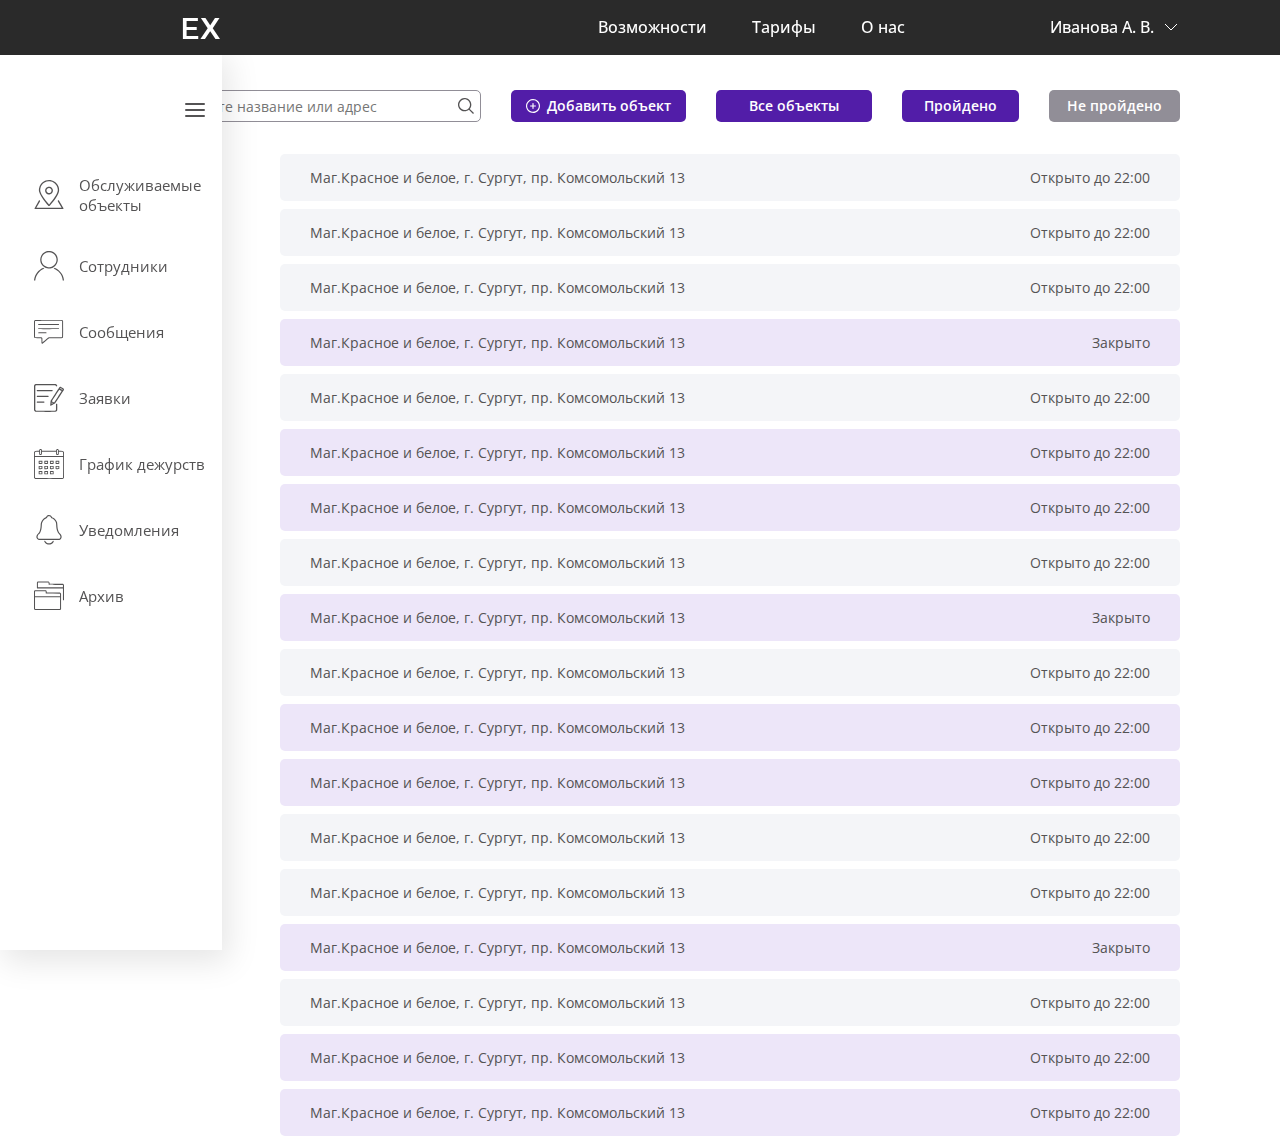
<file: index.html>
<!DOCTYPE html>
<html lang="ru">

<head>
    <meta charset="UTF-8">
    <meta http-equiv="X-UA-Compatible" content="IE=edge">
    <meta name="viewport" content="width=device-width, initial-scale=1.0">
    <meta name="description" content="Exchange - электронный журнал для обслуживающих организаций">
    <meta name="keywords" content="Exchange, электронный, журнал, обслуживающие, обслуживание, организации, объекты">
    <link rel="icon" type="image/x-icon" href="./img/favicon.svg">
    <title>Exchange - сервис электронных журналов</title>
    <link rel="stylesheet" href="./css/style.css">
</head>

<body>
    <header class="header__container">
        <div class="header">
            <button id="menuBtn" class="menu-btn nav-toggle" aria-label="Меню">
                <span class="bar-top"></span>
                <span class="bar-mid"></span>
                <span class="bar-bot"></span>
            </button>
            <a class="logo" href="welcome.html" aria-label="Главная страница">
                EX
            </a>
            <div class="header__nav">
                <ul id="navTopMenu">
                    <li>
                        <a href="#">
                            Возможности
                        </a>
                    </li>
                    <li>
                        <a href="#">
                            Тарифы
                        </a>
                    </li>
                    <li>
                        <a href="#">
                            О нас
                        </a>
                    </li>
                </ul>
                <div id="userBtn" class="header__user__btn">Иванова А. В.<span class="header__button__rectangle"></span>
                    <div id="userDropdown" class="header__user__dropdown">
                        <a href="#" aria-label="Профиль">
                            <svg width="16" height="16" viewBox="0 0 13 15" fill="none"
                                xmlns="http://www.w3.org/2000/svg">
                                <path
                                    d="M6.9375 7.49996C7.72863 7.49996 8.50199 7.28003 9.15979 6.86798C9.81758 6.45592 10.3303 5.87026 10.633 5.18504C10.9358 4.49982 11.015 3.74582 10.8606 3.0184C10.7063 2.29097 10.3253 1.62279 9.76593 1.09835C9.20652 0.573901 8.49379 0.21675 7.71787 0.0720565C6.94194 -0.0726373 6.13767 0.00162482 5.40677 0.285452C4.67586 0.569279 4.05115 1.04992 3.61162 1.6666C3.1721 2.28329 2.9375 3.00831 2.9375 3.74998C2.93856 4.74423 3.36033 5.69748 4.11024 6.40052C4.86016 7.10357 5.87696 7.49897 6.9375 7.49996ZM6.9375 1.25C7.46492 1.25 7.98049 1.39662 8.41903 1.67132C8.85756 1.94602 9.19935 2.33647 9.40119 2.79328C9.60302 3.25009 9.65583 3.75276 9.55293 4.23771C9.45004 4.72266 9.19606 5.16811 8.82312 5.51774C8.45018 5.86737 7.97503 6.10547 7.45775 6.20193C6.94046 6.2984 6.40428 6.24889 5.91701 6.05967C5.42974 5.87045 5.01327 5.55002 4.72025 5.1389C4.42723 4.72778 4.27084 4.24443 4.27084 3.74998C4.27084 3.08694 4.55179 2.45106 5.05189 1.98222C5.55198 1.51339 6.23026 1.25 6.9375 1.25Z"
                                    fill="#545354" />
                                <path
                                    d="M6.9375 8.75003C5.34674 8.75168 3.82164 9.34484 2.69681 10.3994C1.57197 11.4539 0.939265 12.8837 0.9375 14.375C0.9375 14.5408 1.00774 14.6997 1.13276 14.8169C1.25779 14.9342 1.42736 15 1.60417 15C1.78098 15 1.95055 14.9342 2.07557 14.8169C2.2006 14.6997 2.27083 14.5408 2.27083 14.375C2.27083 13.2147 2.7625 12.1019 3.63767 11.2814C4.51284 10.461 5.69982 10 6.9375 10C8.17518 10 9.36216 10.461 10.2373 11.2814C11.1125 12.1019 11.6042 13.2147 11.6042 14.375C11.6042 14.5408 11.6744 14.6997 11.7994 14.8169C11.9245 14.9342 12.094 15 12.2708 15C12.4476 15 12.6172 14.9342 12.7422 14.8169C12.8673 14.6997 12.9375 14.5408 12.9375 14.375C12.9357 12.8837 12.303 11.4539 11.1782 10.3994C10.0534 9.34484 8.52826 8.75168 6.9375 8.75003Z"
                                    fill="#545354" />
                            </svg>
                            Профиль
                        </a>
                        <a href="#" aria-label="Помощь">
                            <svg width="16" height="16" viewBox="0 0 16 15" fill="none"
                                xmlns="http://www.w3.org/2000/svg">
                                <path
                                    d="M8.4375 15C6.95414 15 5.5041 14.5601 4.27073 13.736C3.03736 12.9119 2.07606 11.7406 1.50841 10.3701C0.94075 8.99968 0.792225 7.49168 1.08161 6.03683C1.371 4.58197 2.08531 3.2456 3.1342 2.1967C4.1831 1.14781 5.51947 0.433503 6.97433 0.144114C8.42918 -0.145275 9.93718 0.00324965 11.3076 0.570907C12.6781 1.13856 13.8494 2.09986 14.6735 3.33323C15.4976 4.5666 15.9375 6.01664 15.9375 7.5C15.9354 9.48847 15.1445 11.3949 13.7384 12.8009C12.3324 14.207 10.426 14.9979 8.4375 15ZM8.4375 1.25C7.20137 1.25 5.993 1.61656 4.96519 2.30332C3.93738 2.99008 3.1363 3.96619 2.66326 5.10823C2.19021 6.25027 2.06644 7.50694 2.3076 8.71932C2.54875 9.9317 3.14401 11.0453 4.01809 11.9194C4.89216 12.7935 6.00581 13.3888 7.21819 13.6299C8.43057 13.8711 9.68724 13.7473 10.8293 13.2743C11.9713 12.8012 12.9474 12.0001 13.6342 10.9723C14.3209 9.94451 14.6875 8.73614 14.6875 7.5C14.6857 5.84296 14.0266 4.2543 12.8549 3.0826C11.6832 1.91089 10.0945 1.25182 8.4375 1.25Z"
                                    fill="#545354" />
                                <path
                                    d="M9.0625 9.37509H7.8125V8.91072C7.80327 8.46973 7.91223 8.03431 8.12808 7.64965C8.34393 7.26499 8.6588 6.94511 9.04 6.72322C9.27092 6.59603 9.45572 6.39909 9.56797 6.16055C9.68022 5.92201 9.71419 5.65409 9.665 5.39509C9.6163 5.14834 9.49515 4.92171 9.31703 4.74415C9.13891 4.56658 8.9119 4.44614 8.665 4.39822C8.48483 4.36487 8.29952 4.37154 8.12221 4.41776C7.9449 4.46397 7.77992 4.54861 7.63895 4.66566C7.49798 4.78272 7.38447 4.92934 7.30645 5.09514C7.22844 5.26094 7.18783 5.44186 7.1875 5.62509H5.9375C5.93766 5.18416 6.05443 4.75111 6.27597 4.36987C6.49751 3.98864 6.81595 3.67278 7.19897 3.45433C7.58199 3.23589 8.01597 3.12263 8.45689 3.12605C8.89781 3.12947 9.32998 3.24945 9.70957 3.4738C10.0892 3.69816 10.4026 4.01893 10.6183 4.40355C10.8339 4.78818 10.9439 5.22299 10.9372 5.66387C10.9305 6.10475 10.8074 6.53602 10.5802 6.91394C10.353 7.29185 10.03 7.60297 9.64375 7.81572C9.45921 7.93109 9.30833 8.09304 9.20629 8.28527C9.10425 8.4775 9.05466 8.69322 9.0625 8.91072V9.37509Z"
                                    fill="#545354" />
                                <path d="M9.0625 10.625H7.8125V11.875H9.0625V10.625Z" fill="#545354" />
                            </svg>
                            Помощь
                        </a>
                        <a href="#" aria-label="Настройки">
                            <svg width="16" height="16" viewBox="0 0 16 16" fill="none"
                                xmlns="http://www.w3.org/2000/svg">
                                <path
                                    d="M14.1624 6.84994L13.824 6.80271C13.6757 6.08059 13.397 5.39156 13.0017 4.76938L13.2121 4.50018C13.3739 4.29309 13.4933 4.05617 13.5635 3.80293C13.6337 3.5497 13.6533 3.28511 13.6213 3.02428C13.5893 2.76345 13.5062 2.51149 13.3768 2.28277C13.2474 2.05406 13.0742 1.85307 12.8671 1.69129C12.66 1.52951 12.4231 1.4101 12.1698 1.33988C11.9166 1.26967 11.652 1.25002 11.3912 1.28205C11.1303 1.31409 10.8784 1.39719 10.6497 1.5266C10.4209 1.65601 10.22 1.82921 10.0582 2.03629L9.84739 2.30636C9.14847 2.07265 8.41238 1.97004 7.67618 2.00369L7.54795 1.68664C7.34907 1.1949 6.963 0.802312 6.47465 0.595232C5.98631 0.388151 5.43571 0.383545 4.94397 0.582426C4.45224 0.781308 4.05965 1.16739 3.85256 1.65573C3.64548 2.14407 3.64088 2.69467 3.83976 3.18641L3.96799 3.50346C3.41575 3.99186 2.9585 4.57809 2.61927 5.23263L2.27827 5.18429C1.75266 5.11078 1.21937 5.24909 0.795731 5.56878C0.372091 5.88847 0.0927982 6.36335 0.0192934 6.88896C-0.0542114 7.41458 0.0840933 7.94786 0.403782 8.3715C0.723471 8.79514 1.19836 9.07444 1.72397 9.14794L2.06237 9.19517C2.21067 9.91728 2.48935 10.6063 2.88474 11.2285L2.67432 11.4977C2.34759 11.9159 2.20038 12.4468 2.26508 12.9736C2.32978 13.5004 2.60109 13.9799 3.01932 14.3066C3.43756 14.6333 3.96845 14.7805 4.49522 14.7158C5.02199 14.6511 5.50148 14.3798 5.82821 13.9616L6.039 13.6915C6.73814 13.9252 7.47444 14.0277 8.21083 13.9939L8.33906 14.311C8.53794 14.8027 8.92402 15.1953 9.41236 15.4024C9.9007 15.6095 10.4513 15.6141 10.943 15.4152C11.4348 15.2163 11.8274 14.8302 12.0344 14.3419C12.2415 13.8536 12.2461 13.303 12.0473 12.8112L11.919 12.4942C12.4713 12.0058 12.9285 11.4195 13.2677 10.765L13.6085 10.8127C14.1341 10.8862 14.6674 10.7479 15.091 10.4282C15.5147 10.1085 15.794 9.63366 15.8675 9.10805C15.941 8.58243 15.8027 8.04915 15.483 7.62551C15.1633 7.20187 14.688 6.92344 14.1624 6.84994ZM11.6438 5.15315C12.1598 5.82687 12.4838 6.62776 12.5812 7.47077C12.598 7.61754 12.6631 7.75457 12.7663 7.86032C12.8695 7.96607 13.0048 8.03455 13.1512 8.05502L13.9776 8.17095C14.1528 8.19546 14.311 8.28856 14.4176 8.42976C14.5241 8.57096 14.5702 8.7487 14.5457 8.92388C14.5211 9.09906 14.428 9.25732 14.2868 9.36386C14.1456 9.47039 13.9679 9.51647 13.7927 9.49196L12.9646 9.37529C12.818 9.35455 12.6687 9.38315 12.5403 9.4566C12.4118 9.53006 12.3114 9.64417 12.2549 9.78097C11.9319 10.565 11.401 11.246 10.7193 11.7504C10.6003 11.8383 10.5138 11.9633 10.4737 12.1057C10.4335 12.2481 10.4418 12.3999 10.4974 12.537L10.8106 13.3114C10.8769 13.4753 10.8753 13.6588 10.8063 13.8216C10.7373 13.9844 10.6064 14.1131 10.4425 14.1794C10.2786 14.2457 10.0951 14.2441 9.93227 14.1751C9.76949 14.1061 9.6408 13.9752 9.5745 13.8113L9.26155 13.0375C9.20614 12.9003 9.10665 12.7855 8.97877 12.711C8.85088 12.6366 8.70187 12.6068 8.5552 12.6264C7.71418 12.7369 6.85895 12.6156 6.08186 12.2755C5.94616 12.2164 5.79466 12.2042 5.65124 12.2407C5.50782 12.2772 5.38062 12.3604 5.28971 12.4772L4.77649 13.1357C4.72284 13.2053 4.65595 13.2637 4.57966 13.3074C4.50337 13.3511 4.41919 13.3793 4.33197 13.3903C4.24475 13.4013 4.1562 13.395 4.07143 13.3717C3.98666 13.3484 3.90734 13.3085 3.83804 13.2544C3.76874 13.2003 3.71082 13.133 3.66762 13.0565C3.62443 12.9799 3.59681 12.8955 3.58635 12.8082C3.57589 12.7209 3.5828 12.6324 3.60669 12.5478C3.63057 12.4632 3.67096 12.3841 3.72552 12.3152L4.23899 11.6574C4.32994 11.5409 4.37964 11.3976 4.38029 11.2499C4.38093 11.1021 4.33248 10.9584 4.24255 10.8411C3.72654 10.1674 3.40263 9.36653 3.3052 8.52352C3.28782 8.37729 3.2225 8.24093 3.11946 8.13573C3.01642 8.03053 2.88145 7.9624 2.73561 7.94199L1.90919 7.82606C1.73401 7.80155 1.57575 7.70845 1.46921 7.56725C1.36267 7.42605 1.31659 7.24831 1.34111 7.07313C1.36562 6.89795 1.45872 6.73969 1.59992 6.63315C1.74112 6.52662 1.91886 6.48054 2.09404 6.50505L2.9222 6.62172C3.06847 6.64275 3.21759 6.61458 3.34612 6.54164C3.47464 6.4687 3.57529 6.35513 3.63224 6.21876C3.95522 5.43469 4.48619 4.75372 5.16785 4.24933C5.28726 4.16117 5.37383 4.03568 5.41385 3.89274C5.45387 3.74981 5.44505 3.59761 5.38878 3.46026L5.07582 2.68648C5.00953 2.52257 5.01107 2.33904 5.08009 2.17626C5.14912 2.01348 5.27998 1.88478 5.4439 1.81849C5.60781 1.7522 5.79134 1.75373 5.95412 1.82276C6.1169 1.89179 6.2456 2.02265 6.31189 2.18656L6.62484 2.96034C6.68025 3.09754 6.77974 3.21241 6.90762 3.28685C7.03551 3.36129 7.18452 3.39107 7.33119 3.37149C8.17239 3.26078 9.02785 3.38204 9.80515 3.72215C9.94085 3.78123 10.0924 3.79347 10.2358 3.75694C10.3792 3.72042 10.5064 3.63721 10.5973 3.52042L11.1105 2.86196C11.1642 2.7923 11.2311 2.73394 11.3073 2.69024C11.3836 2.64653 11.4678 2.61835 11.555 2.60732C11.6423 2.59628 11.7308 2.60261 11.8156 2.62593C11.9004 2.64925 11.9797 2.68911 12.049 2.74322C12.1183 2.79732 12.1762 2.8646 12.2194 2.94117C12.2626 3.01775 12.2902 3.10212 12.3007 3.18941C12.3111 3.27671 12.3042 3.36521 12.2803 3.44982C12.2564 3.53444 12.2161 3.61349 12.1615 3.68243L11.648 4.34028C11.5577 4.45643 11.5083 4.5992 11.5076 4.74635C11.5069 4.8935 11.5546 5.03613 11.6438 5.15315Z"
                                    fill="#545354" />
                                <path
                                    d="M6.94263 5.52742C6.45369 5.72517 6.03437 6.06347 5.73769 6.49954C5.44102 6.9356 5.28031 7.44985 5.2759 7.97724C5.27149 8.50464 5.42357 9.02151 5.7129 9.46247C6.00224 9.90344 6.41585 10.2487 6.90141 10.4546C7.38697 10.6605 7.92269 10.7178 8.44082 10.6192C8.95894 10.5207 9.4362 10.2707 9.81225 9.90088C10.1883 9.53107 10.4462 9.05806 10.5535 8.54165C10.6607 8.02525 10.6124 7.48865 10.4146 6.99971C10.1494 6.34406 9.63466 5.8206 8.98354 5.5445C8.33242 5.26839 7.59828 5.26225 6.94263 5.52742ZM8.4424 9.23562C8.19792 9.33449 7.92963 9.35865 7.67142 9.30504C7.41322 9.25144 7.17671 9.12246 6.99181 8.93444C6.80691 8.74642 6.68191 8.50779 6.63263 8.24872C6.58335 7.98966 6.61199 7.7218 6.71495 7.47902C6.8179 7.23624 6.99053 7.02944 7.21101 6.88477C7.4315 6.7401 7.68993 6.66406 7.95363 6.66627C8.21733 6.66847 8.47445 6.74882 8.69248 6.89716C8.91051 7.0455 9.07966 7.25516 9.17854 7.49963C9.31113 7.82745 9.30805 8.19452 9.17 8.52008C9.03195 8.84564 8.77022 9.10303 8.4424 9.23562Z"
                                    fill="#545354" />
                            </svg>
                            Настройки
                        </a>
                        <a href="welcome.html" aria-label="Выход">
                            <svg width="16" height="16" viewBox="0 0 14 14" fill="none"
                                xmlns="http://www.w3.org/2000/svg">
                                <path
                                    d="M4.66665 12.25H1.98857C1.85694 12.2497 1.7503 12.1431 1.75 12.0114V1.98857C1.75033 1.85694 1.85694 1.7503 1.98857 1.75H4.66665C5.14989 1.75 5.54165 1.35825 5.54165 0.875C5.54165 0.391754 5.14989 0 4.66665 0H1.98857C0.890832 0.00128516 0.00128516 0.890859 0 1.98857V12.0114C0.00128516 13.1091 0.890832 13.9987 1.98857 14H4.66665C5.14989 14 5.54165 13.6082 5.54165 13.125C5.54165 12.6418 5.14989 12.25 4.66665 12.25Z"
                                    fill="#545354" />
                                <path
                                    d="M13.2286 5.14391L10.9641 2.88116C10.6222 2.5395 10.0682 2.53963 9.72651 2.88146C9.38485 3.22328 9.38499 3.77735 9.72681 4.11901L11.7171 6.10876L3.78906 6.12508C3.30582 6.12508 2.91406 6.51684 2.91406 7.00008C2.91406 7.48333 3.30582 7.87508 3.78906 7.87508L11.7492 7.86051L9.72681 9.88293C9.39754 10.2367 9.41736 10.7903 9.77105 11.1196C10.1072 11.4325 10.6282 11.4323 10.9641 11.119L13.2268 8.85626C14.252 7.83114 14.252 6.16908 13.2268 5.14396L13.2268 5.14393L13.2286 5.14391Z"
                                    fill="#545354" />
                            </svg>
                            Выход
                        </a>
                    </div>
                </div>
            </div>
        </div>
        <div id="menuContainer" class="menu__dropdown">
        </div>
    </header>
    <nav class="top__menu">
        <ul>
            <li>
                <a href="#">
                    <svg width="30" height="30" viewBox="0 0 32 30" fill="none" xmlns="http://www.w3.org/2000/svg">
                        <path
                            d="M2.08611 29.7872C1.13464 29.6107 0.353282 28.9252 0.073854 28.0217L0 27.7829V14.9077V2.03259L0.073854 1.79379C0.322653 0.989316 0.924569 0.391975 1.77316 0.107401L2.05836 0.0117562L12.3102 0.00386411C23.439 -0.00470468 22.7526 -0.0145064 23.2124 0.159542C23.5161 0.274505 23.758 0.420289 24.0074 0.638668C24.3593 0.946852 24.5767 1.25742 24.7133 1.64746C24.8393 2.00728 24.7794 2.28124 24.533 2.4717C24.134 2.78014 23.5822 2.60982 23.41 2.12511C23.2502 1.67505 22.9203 1.39782 22.4471 1.31584C22.1746 1.26863 2.65674 1.26858 2.38423 1.31579C1.99794 1.38271 1.67159 1.61552 1.497 1.94871L1.40491 2.12444V14.9077V27.691L1.50029 27.8731C1.62626 28.1135 1.83227 28.3013 2.10081 28.4205L2.31974 28.5177L12.3175 28.526C18.9191 28.5314 22.3678 28.5237 22.4698 28.5035C22.849 28.428 23.1783 28.1865 23.3383 27.8666L23.4261 27.691L23.4425 24.6138L23.4588 21.5367L23.5291 21.4142C23.6646 21.1782 23.8732 21.0621 24.1615 21.0621C24.4355 21.0621 24.6879 21.2229 24.7966 21.4668C24.8413 21.5671 24.8473 21.9382 24.8471 24.5899C24.847 26.5232 24.8347 27.6692 24.8129 27.7951C24.6503 28.7344 23.8772 29.5166 22.8736 29.7571C22.6168 29.8186 22.5526 29.819 12.4184 29.8157C6.81024 29.8139 2.16068 29.801 2.08609 29.7872L2.08611 29.7872ZM17.7864 23.2244C17.5897 23.1585 17.4719 23.0594 17.3791 22.8816L17.2908 22.7124L17.4754 20.5018C17.5769 19.2859 17.6751 18.1955 17.6937 18.0788C17.7122 17.962 17.7617 17.8024 17.8036 17.7242C17.8456 17.646 19.9192 14.4416 22.4117 10.6033C25.589 5.71068 26.9892 3.58068 27.0962 3.4773C27.1885 3.38815 27.3457 3.28525 27.4939 3.21704C27.7349 3.10608 27.7453 3.10424 28.131 3.10424C28.4781 3.10424 28.5455 3.11318 28.7191 3.18227C28.8269 3.22519 29.459 3.56965 30.1239 3.94774C31.0736 4.48784 31.3747 4.67455 31.5291 4.81888C31.9349 5.19839 32.0861 5.67982 31.9527 6.16733C31.8932 6.38474 32.2366 5.84797 26.8604 14.127C23.0176 20.0445 22.7099 20.5086 22.5155 20.6793C22.3625 20.8137 21.765 21.1785 20.2925 22.0366C19.1848 22.682 18.2313 23.2228 18.1734 23.2384C18.0336 23.2759 17.929 23.2722 17.7864 23.2244V23.2244ZM19.5109 20.9499C19.8763 20.7366 20.1752 20.554 20.1751 20.5442C20.175 20.5211 18.9661 19.8272 18.9512 19.8417C18.945 19.8477 18.9161 20.142 18.8869 20.4956C18.8578 20.8493 18.8263 21.1834 18.817 21.2381C18.8077 21.2929 18.8105 21.3376 18.8233 21.3376C18.8361 21.3376 19.1455 21.1631 19.5109 20.9499H19.5109ZM25.5335 13.6471C27.6989 10.3116 29.4749 7.57197 29.4802 7.55898C29.4905 7.53405 27.0879 6.14895 27.0038 6.13128C26.9301 6.11582 19.046 18.2718 19.088 18.336C19.119 18.3833 21.2523 19.6238 21.4314 19.6987C21.4844 19.7208 21.5432 19.7327 21.5621 19.7252C21.581 19.7177 23.3681 16.9825 25.5335 13.6471ZM30.4264 6.10728C30.5273 5.95132 30.5928 5.81741 30.5827 5.78804C30.5731 5.76021 30.071 5.45499 29.4669 5.10976C28.1562 4.36066 28.1561 4.36059 28.0999 4.40429C28.008 4.47575 27.7148 4.96167 27.746 4.99086C27.8157 5.05619 30.1911 6.39521 30.2208 6.38592C30.2383 6.38043 30.3309 6.25504 30.4264 6.10728ZM3.2976 20.0243C3.01188 19.9027 2.84834 19.5825 2.923 19.2908C2.97019 19.1065 3.12277 18.9287 3.2976 18.8543C3.42437 18.8003 3.59915 18.7976 7.02582 18.797L10.621 18.7963L10.7649 18.8652C11.0539 19.0036 11.2083 19.3077 11.1301 19.5847C11.0771 19.7725 10.9456 19.9269 10.7649 20.0134L10.621 20.0823L7.02582 20.0816C3.59915 20.0809 3.42437 20.0783 3.2976 20.0243V20.0243ZM3.27842 13.8661C2.80921 13.6338 2.7787 13.0181 3.22274 12.7427L3.36049 12.6573H9.28194H15.2034L15.3451 12.7505C15.7879 13.0419 15.7376 13.6482 15.2515 13.8784C15.1563 13.9235 14.62 13.9278 9.27243 13.9266C3.53083 13.9252 3.39523 13.9239 3.27842 13.8661ZM3.47961 7.77572C3.19846 7.7221 2.98304 7.52682 2.9217 7.26995C2.8584 7.00485 2.9743 6.74241 3.22274 6.58834L3.36049 6.50291H11.4029H19.4452L19.6042 6.59504C20.0676 6.86349 20.0227 7.4813 19.5218 7.73173C19.4111 7.78705 19.1522 7.78903 11.5007 7.79321C7.152 7.79559 3.54251 7.78772 3.47961 7.77572Z"
                            fill="#545354" />
                    </svg>
                    Заявки
                </a>
            </li>
            <li>
                <a href="#">
                    <svg width="30" height="30" viewBox="0 0 27 27" fill="none" xmlns="http://www.w3.org/2000/svg">
                        <path
                            d="M0.0160272 26.3657C0.0952508 25.719 0.124719 25.5122 0.184663 25.1823C0.974733 20.8345 3.88839 17.1267 7.96764 15.278L8.17654 15.1834L8.46584 15.3794C8.62496 15.4872 8.89461 15.6545 9.06506 15.7511L9.37498 15.9268L9.09451 16.0326C6.93377 16.8479 5.00101 18.3022 3.57407 20.1864C2.30191 21.8663 1.46045 23.9312 1.19028 26.0363C1.15958 26.2755 1.13447 26.4769 1.13447 26.4839C1.13447 26.4909 0.879211 26.4966 0.567233 26.4966H0L0.0160272 26.3657ZM25.8572 26.4071C25.8494 26.3578 25.8298 26.206 25.8137 26.0697C25.5423 23.7804 24.5458 21.4989 23.0166 19.6657C22.7343 19.3273 22.0166 18.5942 21.6822 18.3027C20.8308 17.5605 19.9503 16.9764 18.9415 16.4846C18.519 16.2785 17.8692 16.0027 17.6642 15.9424C17.6434 15.9363 17.7798 15.8427 17.9672 15.7345C18.1547 15.6262 18.4247 15.4579 18.5672 15.3603L18.8264 15.183L18.9804 15.2507C21.5014 16.359 23.7112 18.3195 25.1418 20.7171C25.4199 21.1833 25.8624 22.0734 26.0568 22.5578C26.545 23.7749 26.8126 24.8727 26.9849 26.3657L27 26.4966H26.4357H25.8713L25.8572 26.4071ZM12.7717 15.7529C10.9497 15.5652 9.33089 14.8231 8.04809 13.5872C7.64876 13.2025 7.34355 12.8518 7.05767 12.4492C5.34114 10.0319 5.12924 6.8492 6.50935 4.21364C7.31653 2.6722 8.68178 1.38805 10.2652 0.680864C10.9113 0.392339 11.4685 0.225142 12.2306 0.0911283C12.7795 -0.00538727 13.7842 -0.0295225 14.383 0.0394261C16.194 0.247948 17.8175 1.03179 19.093 2.31341C20.9801 4.20956 21.779 6.91292 21.2262 9.53148C20.9889 10.6551 20.5092 11.7021 19.7899 12.6661C19.4947 13.0617 18.7216 13.8407 18.3276 14.1396C17.2113 14.9865 16.0209 15.4905 14.6426 15.6998C14.2027 15.7666 13.1855 15.7955 12.7717 15.7529ZM14.285 14.6111C16.5741 14.3433 18.55 12.9444 19.5755 10.8655C19.8916 10.2245 20.1004 9.55272 20.2131 8.81345C20.2729 8.42114 20.2802 7.44024 20.2262 7.05065C19.9472 5.03612 18.8922 3.33738 17.2381 2.23905C14.969 0.732301 11.996 0.741002 9.73344 2.26101C8.09469 3.36194 7.05311 5.04949 6.77721 7.05065C6.73079 7.38734 6.73012 8.39351 6.77612 8.71705C6.96154 10.0218 7.44003 11.1492 8.22566 12.1325C8.44462 12.4065 8.95356 12.9147 9.24536 13.1507C10.2215 13.9401 11.4451 14.4594 12.6824 14.6093C13.1068 14.6607 13.8536 14.6616 14.285 14.6111L14.285 14.6111Z"
                            fill="#545354" />
                    </svg>
                    Сотрудники
                </a>
            </li>
            <li>
                <a href="#">
                    <svg width="30" height="30" viewBox="0 0 31 31" fill="none" xmlns="http://www.w3.org/2000/svg">
                        <path
                            d="M1.20575 30.8837C0.783039 30.7209 0.401733 30.3691 0.182169 29.9394L0 29.5829V16.4971V3.41131L0.157348 3.07734C0.355268 2.65725 0.693672 2.31976 1.12338 2.11393L1.45735 1.95396L3.37757 1.93497L5.29778 1.91598L5.32609 1.47955C5.38512 0.569707 5.93205 0.0153144 6.77062 0.0153144C7.60648 0.0153144 8.14223 0.558113 8.21159 1.47525L8.2455 1.9236H15.5235H22.8015L22.8029 1.51372C22.8045 1.04235 22.9292 0.7123 23.2132 0.428304C23.7861 -0.144562 24.6956 -0.142504 25.2548 0.432924C25.5508 0.737476 25.6555 1.02874 25.6555 1.54732V1.91598L27.6139 1.93497L29.5722 1.95396L29.916 2.12281C30.3238 2.32312 30.6548 2.67011 30.8548 3.10677L31 3.42403L30.9844 16.5338L30.9688 29.6437L30.8239 29.9356C30.6433 30.2993 30.2798 30.6609 29.9132 30.8415L29.6329 30.9796L15.5755 30.9918C1.69264 31.0039 1.51426 31.0025 1.20581 30.8837L1.20575 30.8837ZM29.3623 30.0386C29.6301 29.9642 29.9496 29.6421 30.0286 29.3669C30.0666 29.2341 30.0883 25.372 30.0883 18.6987V8.23879H15.5147H0.941207V18.7802C0.941207 30.1844 0.923338 29.5349 1.2451 29.8261C1.55217 30.104 1.00582 30.0936 15.4844 30.0961C24.272 30.0977 29.2239 30.0771 29.3623 30.0386ZM4.95333 25.9921C4.83452 25.841 4.82748 25.756 4.82748 24.4713V23.1104L4.97653 22.9614L5.12558 22.8123H6.76113C8.28101 22.8123 8.40682 22.8205 8.54004 22.9284C8.68339 23.0445 8.68339 23.0445 8.68339 24.4822C8.68339 25.9199 8.68339 25.9199 8.54004 26.036C8.40671 26.144 8.28066 26.1521 6.73794 26.1521H5.07919L4.95333 25.9921ZM7.72887 24.4974L7.71183 23.7535L6.75544 23.7368L5.79905 23.7201V24.4807V25.2412H6.77249H7.74593L7.72887 24.4974ZM10.7827 25.9921C10.6639 25.841 10.6569 25.756 10.6569 24.4713V23.1104L10.8059 22.9614L10.955 22.8123H12.5973C14.1429 22.8123 14.2465 22.8193 14.3576 22.9304C14.5317 23.1045 14.5546 23.3328 14.5327 24.6775C14.5148 25.7748 14.5012 25.9095 14.3971 26.0244C14.2849 26.1483 14.2317 26.1521 12.595 26.1521H10.9086L10.7827 25.9921ZM13.5716 24.4822V23.7232H12.6H11.6285V24.4822V25.2412H12.6H13.5716V24.4822ZM16.6122 25.9921C16.4934 25.8411 16.4863 25.7559 16.4863 24.4822C16.4863 23.2085 16.4934 23.1233 16.6122 22.9723L16.738 22.8123H18.392C19.9727 22.8123 20.052 22.8178 20.179 22.9361C20.3084 23.0567 20.3119 23.0972 20.3119 24.4846C20.3119 25.8282 20.305 25.9161 20.1904 26.0306C20.0749 26.1462 19.988 26.1521 18.4035 26.1521H16.738L16.6122 25.9921ZM19.401 24.4807V23.7202L18.4143 23.7368L17.4275 23.7535L17.4102 24.4176C17.4006 24.7828 17.4066 25.1175 17.4234 25.1614C17.447 25.2227 17.6794 25.2412 18.4275 25.2412H19.401L19.401 24.4807ZM4.95333 20.6485C4.83452 20.4974 4.82748 20.4124 4.82748 19.1276V17.7668L4.97653 17.6177L5.12558 17.4687H6.76786C8.32212 17.4687 8.41656 17.4751 8.53004 17.5886C8.71064 17.7692 8.72232 17.8842 8.70209 19.2836C8.68365 20.5586 8.68141 20.5781 8.54004 20.6925C8.40676 20.8003 8.28007 20.8085 6.73794 20.8085H5.07919L4.95333 20.6485ZM7.74219 19.1689V18.4403H6.77062H5.79905V19.1689V19.8976H6.77062H7.74219V19.1689ZM10.7827 20.6485C10.6639 20.4974 10.6569 20.4124 10.6569 19.1276V17.7668L10.8059 17.6177L10.955 17.4687H12.5973C14.1429 17.4687 14.2465 17.4756 14.3576 17.5868C14.5317 17.7609 14.5546 17.9891 14.5327 19.3339C14.5148 20.4312 14.5012 20.5659 14.3971 20.6808C14.2849 20.8047 14.2317 20.8085 12.595 20.8085H10.9086L10.7827 20.6485ZM13.5716 19.1689V18.4403H12.6H11.6285V19.1689V19.8976H12.6H13.5716V19.1689ZM16.6183 20.6679C16.4908 20.5321 16.4863 20.4807 16.4863 19.1471V17.7668L16.6354 17.6177L16.7844 17.4687H18.4267C19.988 17.4687 20.0749 17.4747 20.1904 17.5901C20.305 17.7047 20.3119 17.7926 20.3119 19.1386C20.3119 20.4846 20.305 20.5725 20.1904 20.687C20.0749 20.8025 19.988 20.8085 18.4097 20.8085C16.7537 20.8085 16.7501 20.8082 16.6183 20.6679ZM19.401 19.1689V18.4403H18.3991H17.3972V19.1285C17.3972 19.507 17.4154 19.8349 17.4376 19.8571C17.4599 19.8794 17.9108 19.8976 18.4396 19.8976H19.401V19.1689ZM22.4395 20.6756C22.3224 20.5499 22.3157 20.4676 22.3157 19.1547V17.7668L22.4648 17.6177L22.6138 17.4687H24.2455C25.8726 17.4687 25.8776 17.4689 26.0092 17.6092C26.137 17.7452 26.1413 17.7957 26.1413 19.1577C26.1413 20.4846 26.1343 20.5726 26.0198 20.687C25.9043 20.8026 25.8174 20.8085 24.2309 20.8085C22.5936 20.8085 22.5611 20.8061 22.4395 20.6756ZM25.2304 19.1689V18.4403H24.2285H23.2266V19.1689V19.8976H24.2285H25.2304V19.1689ZM5.15277 15.4668C4.84826 15.3405 4.82748 15.2326 4.82748 13.7787V12.4232L4.97653 12.2741L5.12558 12.1251H6.76786C8.32212 12.1251 8.41656 12.1315 8.53004 12.245C8.71057 12.4255 8.72232 12.5408 8.70209 13.933C8.68399 15.1776 8.67896 15.2233 8.54518 15.357C8.40929 15.4929 8.38082 15.4954 6.84494 15.508C5.98582 15.5151 5.22435 15.4965 5.15277 15.4668ZM7.74219 13.8253V13.0966H6.77062H5.79905V13.8253V14.554H6.77062H7.74219V13.8253ZM10.9822 15.4668C10.6777 15.3405 10.6569 15.2326 10.6569 13.7787V12.4232L10.8059 12.2741L10.955 12.1251H12.5858C14.1269 12.1251 14.2237 12.1317 14.3456 12.2452C14.5252 12.4125 14.556 12.7103 14.5329 14.0534C14.5057 15.6326 14.6859 15.4915 12.6743 15.508C11.8152 15.5151 11.0538 15.4965 10.9822 15.4668ZM13.5716 13.8253V13.0966H12.6H11.6285V13.8253V14.554H12.6H13.5716V13.8253ZM16.7954 15.4609C16.5011 15.3402 16.4903 15.2822 16.4882 13.8074L16.4863 12.4232L16.6354 12.2741L16.7844 12.1251H18.4161C20.0432 12.1251 20.0482 12.1253 20.1798 12.2656C20.3075 12.4015 20.3119 12.4523 20.3119 13.8073C20.3119 15.096 20.3026 15.22 20.1959 15.3518C20.0799 15.4952 20.0795 15.4952 18.5108 15.508C17.5851 15.5156 16.8818 15.4963 16.7954 15.4609H16.7954ZM19.401 13.8253V13.0966H18.3991H17.3972V13.7848C17.3972 14.1633 17.4154 14.4912 17.4376 14.5135C17.4599 14.5358 17.9108 14.554 18.4396 14.554H19.401V13.8253ZM22.5829 15.4408C22.4793 15.3947 22.3769 15.3106 22.3552 15.2541C22.3335 15.1976 22.3157 14.5375 22.3157 13.7872V12.4232L22.4648 12.2741L22.6138 12.1251H24.2455C25.8726 12.1251 25.8776 12.1253 26.0092 12.2656C26.1369 12.4015 26.1413 12.4523 26.1413 13.8073C26.1413 15.096 26.132 15.22 26.0253 15.3518C25.9094 15.4951 25.9078 15.4952 24.3402 15.51C23.1111 15.5215 22.7304 15.5065 22.5829 15.4408ZM25.2304 13.8253V13.0966H24.2285H23.2266V13.8253V14.554H24.2285H25.2304V13.8253ZM30.0579 5.41517C30.0579 3.39276 30.0511 3.3538 29.6489 3.06694C29.4529 2.92713 29.4292 2.92533 27.5531 2.9079L25.6555 2.89026L25.6541 4.03127C25.6524 5.29577 25.6108 5.48079 25.2438 5.84781C24.6774 6.41423 23.7277 6.40138 23.1802 5.81991C22.8453 5.46421 22.8042 5.26954 22.8028 4.03372L22.8014 2.89517H15.5147H8.22797V3.92049C8.22797 5.15496 8.15444 5.46065 7.76326 5.85237C7.19879 6.41761 6.26531 6.40763 5.73008 5.83062C5.37167 5.44423 5.34526 5.3294 5.3238 4.06409L5.30398 2.89517H3.46555C1.65388 2.89517 1.62414 2.89718 1.42224 3.03324C1.30955 3.10918 1.15522 3.26351 1.07928 3.3762C0.943197 3.57813 0.941207 3.60765 0.941207 5.42428V7.26748L15.4996 7.25218L30.0579 7.23687V5.41517ZM7.10736 5.17504L7.2564 5.02599V3.13806V1.25013L7.10736 1.10108C6.91017 0.903889 6.63107 0.903889 6.43388 1.10108L6.28483 1.25013V3.13806V5.02599L6.43388 5.17504C6.63107 5.37223 6.91017 5.37223 7.10736 5.17504ZM24.5671 5.16748L24.7143 5.01088L24.7328 3.30025C24.743 2.3594 24.7347 1.49928 24.7142 1.38888C24.6058 0.801852 23.8516 0.804292 23.7417 1.39203C23.7215 1.5007 23.7134 2.36396 23.7238 3.31039L23.7427 5.03116L23.9131 5.17762C24.1368 5.36993 24.3803 5.36616 24.5671 5.16748V5.16748Z"
                            fill="#545354" />
                    </svg>
                    График дежурств
                </a>
            </li>
            <li>
                <a href="#">
                    <svg width="30" height="30" viewBox="0 0 32 31" fill="none" xmlns="http://www.w3.org/2000/svg">
                        <path
                            d="M1.18643 30.4767C0.792387 30.3851 0.339674 30.0218 0.156921 29.6506L0 29.3319V19.9067V10.4814L0.142207 10.2178C0.308738 9.90927 0.566874 9.65576 0.889736 9.4838C1.10966 9.3667 1.38376 9.36101 6.75581 9.36101C12.1572 9.36101 12.4017 9.36715 12.643 9.48596C13.2683 9.79652 13.5487 10.3066 13.5965 11.2206L13.6283 11.8297L20.6224 11.8473C27.1946 11.865 27.6324 11.8724 27.8802 11.9839C28.2118 12.1331 28.542 12.4469 28.7263 12.7879L28.8689 13.0516V21.1916V29.3316L28.7273 29.5961C28.5472 29.9323 28.2833 30.1962 27.9471 30.3763L27.6826 30.5179L14.5663 30.5277C6.67508 30.5339 1.34502 30.514 1.1864 30.4764L1.18643 30.4767ZM27.6224 29.2129L27.7815 29.0279V22.9019V16.7759H14.4346H1.08759V22.9259C1.08759 29.4208 1.07582 29.1861 1.38419 29.3549C1.47893 29.4069 5.16637 29.4232 14.4897 29.4126L27.4634 29.3969L27.6224 29.2129ZM27.7815 14.5056C27.7815 13.3853 27.7774 13.3511 27.6224 13.171L27.4633 12.986L20.1027 12.953L12.7421 12.9201L12.6162 12.7645C12.5073 12.6302 12.4903 12.4982 12.4903 11.7966C12.4903 10.9605 12.4359 10.6868 12.2405 10.5383C12.1503 10.4697 11.061 10.4522 6.76948 10.4507L1.41124 10.4486L1.24942 10.6104L1.08759 10.7723V13.214V15.6557H14.4346H27.7815V14.5056ZM31.2324 20.072C30.8614 19.9223 30.8793 20.2517 30.8793 13.565V7.41748L17.1387 7.39981L3.39812 7.38214L3.24806 7.2319L3.09801 7.08163V4.134C3.09801 1.244 3.09999 1.18118 3.23963 0.92185C3.4197 0.585664 3.68366 0.321693 4.01984 0.141624L4.28434 0H9.88678H15.4892L15.8417 0.195171C16.4622 0.538847 16.7075 1.04814 16.7082 1.99372L16.7086 2.53749H23.7302C31.4774 2.53749 30.9994 2.51177 31.4642 2.95277C31.5864 3.06869 31.7567 3.31193 31.8425 3.4932L31.9987 3.82275L31.9993 11.7866L32 19.7504L31.8074 19.943C31.6095 20.1408 31.4791 20.1697 31.2326 20.0703L31.2324 20.072ZM30.8793 5.1304C30.8793 4.02429 30.8715 3.95693 30.7359 3.81219L30.5925 3.65958H23.3847C15.6685 3.65958 15.8338 3.66572 15.6591 3.33994C15.6188 3.26501 15.5879 2.84676 15.5879 2.38174C15.5879 1.47999 15.5323 1.26844 15.2662 1.15824C15.1456 1.10824 13.4939 1.09214 9.79845 1.10428L4.50338 1.12194L4.34431 1.30691L4.18523 1.49188V3.89395V6.29602H17.5322H30.8791L30.8793 5.1304Z"
                            fill="#545354" />
                    </svg>
                    Архив
                </a>
            </li>
        </ul>
    </nav>
    <nav class="top__menu bottom__menu">
        <ul>
            <li>
                <a href="#">
                    <svg width="30" height="30" viewBox="0 0 32 38" fill="none" xmlns="http://www.w3.org/2000/svg">
                        <path
                            d="M14.4252 37.2098C13.3214 36.9607 12.2781 36.4218 11.486 35.6917C10.8844 35.1372 10.5152 34.6431 10.2119 33.9868C9.86243 33.2303 9.92147 32.7656 10.3919 32.5707C10.8057 32.3993 11.0652 32.5986 11.4235 33.3631C12.1608 34.9359 13.9027 35.9179 15.9723 35.9275C16.8108 35.9314 17.4004 35.8291 18.0859 35.5608C19.2977 35.0866 20.1009 34.3732 20.5986 33.3291C20.9067 32.683 21.0781 32.5007 21.3777 32.5007C21.7105 32.5007 22.0361 32.8576 22.0361 33.2223C22.0361 33.5156 21.7636 34.1452 21.4042 34.6825C20.5677 35.9333 19.1212 36.8751 17.5163 37.2138C16.656 37.3954 15.2392 37.3936 14.4252 37.2098V37.2098ZM2.93324 31.5707C1.94797 31.3317 0.965642 30.5219 0.519944 29.5812C0.26126 29.0352 -0.0024451 28.1114 1.71096e-05 27.7599C0.00276926 27.3669 0.270496 26.323 0.511465 25.7656C0.905204 24.8549 1.17376 24.4694 1.99528 23.6356C3.15172 22.4619 3.7493 21.4844 4.32537 19.8242C5.00082 17.8775 5.2743 16.1917 5.43929 12.958C5.54678 10.8513 5.627 10.3341 6.03581 9.11201C6.53202 7.62869 7.2952 6.36624 8.3652 5.25872C9.23969 4.35357 10.0097 3.79778 11.1485 3.24988C11.629 3.01868 12.0649 2.80763 12.1172 2.78089C12.1695 2.75414 12.2708 2.57722 12.3423 2.38772C12.6225 1.64509 13.4101 0.829462 14.2356 0.426933C14.7133 0.194009 15.5484 -0.00182779 16.056 1.28707e-05C17.6165 0.00567041 19.1818 1.04986 19.7329 2.45274C19.8567 2.76779 19.8829 2.78803 20.6401 3.15321C23.3259 4.44852 25.2294 6.48193 26.0559 8.93856C26.3691 9.86939 26.4736 10.5327 26.5416 12.0224C26.738 16.3209 27.254 18.9976 28.3102 21.1959C28.7932 22.2012 29.1409 22.6812 29.9509 23.4606C31.2791 24.7389 31.8855 25.9482 31.9909 27.5292C32.0958 29.1024 31.281 30.6076 29.9935 31.219C28.9933 31.694 29.8473 31.6672 15.903 31.662C6.06421 31.6584 3.21176 31.6383 2.93324 31.5707ZM16.2531 30.2138C28.1384 30.2138 28.5517 30.2095 28.9621 30.0818C29.8863 29.7941 30.4251 29.0303 30.4775 27.9331C30.5122 27.2075 30.3895 26.6579 30.0272 25.9172C29.8205 25.4946 29.6092 25.229 28.8965 24.4965C27.7321 23.2996 27.1773 22.4599 26.6136 21.041C25.7115 18.77 25.2231 16.0987 25.0851 12.6808C24.9992 10.5539 24.8616 9.83046 24.3077 8.59361C23.4984 6.78621 21.5861 5.0576 19.4719 4.22221C19.148 4.09419 18.8138 3.92912 18.7293 3.85539C18.6449 3.78165 18.5113 3.52747 18.4324 3.29053C18.1594 2.47013 17.7597 2.00279 17.0464 1.66988C16.7272 1.52091 16.5639 1.49173 16.0416 1.49038C15.5016 1.489 15.362 1.51483 15.0021 1.68286C14.291 2.01478 13.7914 2.61473 13.5837 3.38607C13.4793 3.77361 13.2733 3.95907 12.7725 4.1164C12.2027 4.2954 11.143 4.84194 10.5391 5.26828C8.85655 6.45621 7.61352 8.4495 7.13531 10.7266C7.03349 11.2114 6.976 11.8659 6.92902 13.0749C6.7797 16.9179 6.2521 19.4674 5.12464 21.7938C4.55477 22.9697 4.11578 23.5875 3.18372 24.5253C2.46742 25.246 2.33166 25.4216 2.04823 25.9943C1.62302 26.8535 1.45858 27.617 1.57707 28.1819C1.81052 29.2949 2.55296 30.0842 3.46828 30.1926L3.81004 30.2331L3.81836 30.518L3.82669 30.8029L3.89751 30.5083L3.96834 30.2138H16.2531Z"
                            fill="#545354" />
                    </svg>
                    Уведомления
                </a>
            </li>
            <li>
                <a href="#">
                    <svg width="30" height="30" viewBox="0 0 27 28" fill="none" xmlns="http://www.w3.org/2000/svg">
                        <path
                            d="M0.37801 27.0997C0.21047 27.0207 0.137475 26.9447 0.0591218 26.7676C-0.0685284 26.479 -0.193874 26.7297 2.03354 22.8178C3.13561 20.8823 4.06101 19.2647 4.08998 19.2231C4.24905 18.9946 4.63427 18.9223 4.8905 19.0729C5.12886 19.2131 5.24507 19.4852 5.1767 19.743C5.15522 19.824 4.465 21.0641 3.43801 22.8669C2.50132 24.5112 1.72898 25.872 1.7217 25.8909C1.71111 25.9184 4.07676 25.9253 13.4934 25.9253C24.1041 25.9253 25.2768 25.9211 25.2621 25.8828C25.2531 25.8594 24.4506 24.4936 23.4788 22.8476C22.507 21.2016 21.7008 19.8166 21.6874 19.7699C21.6471 19.6294 21.66 19.4994 21.7286 19.3519C21.9137 18.9543 22.4215 18.8602 22.7157 19.1689C22.8451 19.3046 26.9402 26.2427 26.9815 26.3961C27.0625 26.6971 26.8688 27.0442 26.5697 27.1338C26.4917 27.1572 23.1326 27.1652 13.4902 27.165L0.515777 27.1648L0.37801 27.0998V27.0997ZM13.3374 24.3773C13.282 24.3626 13.1861 24.3073 13.1244 24.2544C12.8967 24.0596 11.7111 22.7184 10.8382 21.6683C7.12352 17.1995 4.79615 13.3624 4.2118 10.7434C4.01364 9.85525 4.00488 8.98574 4.18324 7.9054C4.44332 6.33002 5.0631 4.92891 6.0846 3.60706C6.3883 3.21406 7.19253 2.40197 7.59701 2.07987C10.8128 -0.480983 15.2695 -0.697075 18.6724 1.54286C19.255 1.92637 19.634 2.2382 20.1757 2.77992C21.2572 3.86147 21.9686 4.99389 22.4521 6.40374C22.797 7.40963 22.9442 8.2965 22.9436 9.36573C22.9432 10.1053 22.9026 10.4061 22.7058 11.1248C21.8864 14.1176 18.9022 18.6707 14.5929 23.5031C13.9355 24.2403 13.8267 24.3408 13.6431 24.3802C13.4852 24.414 13.4749 24.414 13.3374 24.3773V24.3773ZM13.8 22.5225C15.771 20.2863 17.6574 17.8658 18.9213 15.951C20.585 13.4306 21.48 11.4974 21.6796 9.99331C21.7316 9.60111 21.7187 8.89033 21.6504 8.38938C21.3619 6.27344 20.2979 4.38593 18.6447 3.05724C17.3412 2.00962 15.8361 1.41297 14.1272 1.26639C12.4998 1.12682 10.7364 1.54225 9.30532 2.40237C7.30308 3.60574 5.88737 5.61484 5.45027 7.87324C5.33854 8.45052 5.30994 8.76538 5.31222 9.39328C5.31462 10.0564 5.35872 10.3489 5.55798 11.0232C6.33828 13.6638 9.00198 17.6931 12.9917 22.2681C13.2662 22.5828 13.5002 22.837 13.5118 22.8329C13.5233 22.8289 13.653 22.6892 13.8 22.5225ZM13.1628 13.4428C11.5165 13.2688 10.2127 12.061 9.92174 10.4403C9.86709 10.1359 9.87421 9.43467 9.93489 9.1453C10.0927 8.39299 10.4096 7.80224 10.9421 7.26821C11.4695 6.73933 12.0602 6.41751 12.7908 6.26102C13.12 6.19053 13.8945 6.19053 14.2236 6.26102C14.9262 6.41151 15.5003 6.7151 16.0161 7.20889C16.5644 7.73394 16.9189 8.37939 17.0795 9.1453C17.1401 9.43428 17.1473 10.1357 17.0928 10.4403C16.8568 11.7595 15.8986 12.866 14.6346 13.2791C14.1842 13.4263 13.6102 13.4901 13.1628 13.4428ZM14.0985 12.1358C14.582 12.0132 15.0524 11.7123 15.354 11.3327C15.5652 11.067 15.6646 10.887 15.7636 10.5913C16.0662 9.68714 15.8362 8.76269 15.1428 8.09545C14.722 7.69047 14.2332 7.47857 13.645 7.44603C12.9599 7.40814 12.365 7.62615 11.8738 8.09511C11.177 8.76035 10.9481 9.67823 11.2511 10.5919C11.5032 11.352 12.1583 11.9539 12.9424 12.1458C13.2767 12.2276 13.7528 12.2235 14.0985 12.1358V12.1358Z"
                            fill="#545354" />
                    </svg>
                    Объекты
                </a>
            </li>
            <li>
                <a href="#">
                    <svg width="30" height="30" viewBox="0 0 31 25" fill="none" xmlns="http://www.w3.org/2000/svg">
                        <path
                            d="M8.33612 24.5994C8.09057 24.5517 7.91048 24.4101 7.82002 24.1936C7.73678 23.9943 7.71535 23.5092 7.69821 21.4356C7.68906 20.3283 7.66861 19.3689 7.65277 19.3034C7.61598 19.1514 7.59156 19.1288 7.42958 19.0969C7.27517 19.0665 5.67519 19.0212 3.1627 18.976C1.26603 18.942 0.99454 18.9243 0.794069 18.8221C0.448145 18.6456 0.145899 18.1591 0.0881971 17.686C0.0172468 17.1042 -0.0340261 4.1257 0.0274263 2.30337C0.0626661 1.25836 0.0923595 1.01358 0.214558 0.760699C0.322896 0.536509 0.454544 0.422245 0.771334 0.277446C1.13225 0.112483 1.33641 0.0736683 1.99479 0.0448483C3.7105 -0.0302532 28.0753 -0.004401 28.8484 0.0733425C29.4787 0.136729 29.8261 0.456288 30.0118 1.14359C30.0937 1.44698 30.1139 3.08291 30.1144 9.44913C30.1149 16.7672 30.0933 17.8665 29.9418 18.245C29.8761 18.4093 29.5365 18.7136 29.3348 18.7891C28.9004 18.9516 28.2943 18.9685 21.3778 19.0099L15.5739 19.0446L15.3692 19.1371C14.9759 19.3148 14.6048 19.6158 12.214 21.6962C9.9065 23.7041 9.01754 24.4511 8.8332 24.5373C8.6789 24.6093 8.50166 24.6315 8.33612 24.5994ZM10.4314 21.8929C12.4872 20.1005 13.4691 19.2498 14.034 18.7716C14.45 18.4194 14.4912 18.3929 14.8945 18.2172L15.3182 18.0326L20.4662 18.0113C25.6842 17.9896 28.0474 17.9577 28.5157 17.9024C28.8703 17.8606 28.9703 17.8228 29.0339 17.7064C29.0841 17.6149 29.0872 17.1528 29.0872 9.86404C29.0872 1.74379 29.0836 1.50486 28.9557 1.2436C28.9266 1.18413 28.8656 1.11784 28.8202 1.09631C28.7179 1.04777 14.0386 0.987015 6.63569 1.0045C1.95237 1.01556 1.88339 1.01659 1.60808 1.07982C1.27095 1.15724 1.14363 1.21902 1.09449 1.32903C1.03925 1.45268 1.04085 16.9272 1.09615 17.3573C1.14248 17.7178 1.1962 17.8604 1.30058 17.9001C1.42003 17.9455 3.15794 17.9909 5.58238 18.012L7.78824 18.0312L7.97761 18.1524C8.18346 18.2841 8.4106 18.5097 8.56592 18.7367L8.66453 18.8808L8.69449 20.5962C8.71097 21.5396 8.72472 22.5431 8.72505 22.8263C8.72537 23.1094 8.73601 23.3408 8.74869 23.3405C8.76136 23.3401 9.51858 22.6887 10.4314 21.8929H10.4314ZM4.77849 13.814C4.5169 13.7924 4.49956 13.7863 4.4064 13.6847C4.18507 13.4432 4.27246 13.046 4.57649 12.9117C4.67659 12.8674 7.93885 12.8399 10.6235 12.8607C12.5561 12.8756 12.6171 12.8778 12.7365 12.9393C12.8752 13.0106 12.9977 13.2116 12.9977 13.3678C12.9977 13.4198 12.9666 13.524 12.9286 13.5994C12.8055 13.8435 13.0916 13.8272 8.8332 13.8322C6.75402 13.8347 4.9294 13.8264 4.77849 13.814V13.814ZM9.38642 9.5391C6.03809 9.52656 4.64866 9.51152 4.56112 9.48683C4.41841 9.44659 4.34564 9.36812 4.29535 9.20027C4.24202 9.02225 4.30246 8.85129 4.47631 8.68845L4.61576 8.55783H15.0723H25.5288L25.6685 8.68845C25.8369 8.84604 25.8954 9.01506 25.8455 9.20034C25.8004 9.36763 25.7267 9.44709 25.5835 9.48281C25.5159 9.49966 24.9281 9.51968 24.2773 9.52728C22.2368 9.55114 14.2877 9.55744 9.38642 9.53909V9.5391ZM5.43705 5.23771C4.95397 5.22596 4.55737 5.20296 4.51137 5.18402C4.39451 5.13593 4.30591 5.00777 4.28276 4.85335C4.25613 4.67577 4.345 4.48875 4.5199 4.35433L4.64913 4.25501H15.0652H25.4812L25.6107 4.34799C25.6819 4.39914 25.7664 4.4853 25.7984 4.53946C25.921 4.74707 25.8404 5.07958 25.6445 5.17419C25.5768 5.2069 25.3114 5.22331 24.555 5.24155C23.3566 5.27044 6.64423 5.26709 5.43705 5.23772V5.23771Z"
                            fill="#545354" />
                    </svg>
                    Сообщения
                </a>
            </li>
        </ul>
    </nav>
    <aside class="aside__menu">
        <div class="aside__menu__button-container">
            <button id="asideMenuBtn" class="aside__button" aria-label="Показать/скрыть меню">
                <span></span>
                <span></span>
                <span></span>
            </button>
        </div>
        <nav>
            <ul class="aside__menu__nav">
                <li>
                    <a href="#">
                        <svg width="30" height="30" viewBox="0 0 27 28" fill="none" xmlns="http://www.w3.org/2000/svg">
                            <path
                                d="M0.37801 27.0997C0.21047 27.0207 0.137475 26.9447 0.0591218 26.7676C-0.0685284 26.479 -0.193874 26.7297 2.03354 22.8178C3.13561 20.8823 4.06101 19.2647 4.08998 19.2231C4.24905 18.9946 4.63427 18.9223 4.8905 19.0729C5.12886 19.2131 5.24507 19.4852 5.1767 19.743C5.15522 19.824 4.465 21.0641 3.43801 22.8669C2.50132 24.5112 1.72898 25.872 1.7217 25.8909C1.71111 25.9184 4.07676 25.9253 13.4934 25.9253C24.1041 25.9253 25.2768 25.9211 25.2621 25.8828C25.2531 25.8594 24.4506 24.4936 23.4788 22.8476C22.507 21.2016 21.7008 19.8166 21.6874 19.7699C21.6471 19.6294 21.66 19.4994 21.7286 19.3519C21.9137 18.9543 22.4215 18.8602 22.7157 19.1689C22.8451 19.3046 26.9402 26.2427 26.9815 26.3961C27.0625 26.6971 26.8688 27.0442 26.5697 27.1338C26.4917 27.1572 23.1326 27.1652 13.4902 27.165L0.515777 27.1648L0.37801 27.0998V27.0997ZM13.3374 24.3773C13.282 24.3626 13.1861 24.3073 13.1244 24.2544C12.8967 24.0596 11.7111 22.7184 10.8382 21.6683C7.12352 17.1995 4.79615 13.3624 4.2118 10.7434C4.01364 9.85525 4.00488 8.98574 4.18324 7.9054C4.44332 6.33002 5.0631 4.92891 6.0846 3.60706C6.3883 3.21406 7.19253 2.40197 7.59701 2.07987C10.8128 -0.480983 15.2695 -0.697075 18.6724 1.54286C19.255 1.92637 19.634 2.2382 20.1757 2.77992C21.2572 3.86147 21.9686 4.99389 22.4521 6.40374C22.797 7.40963 22.9442 8.2965 22.9436 9.36573C22.9432 10.1053 22.9026 10.4061 22.7058 11.1248C21.8864 14.1176 18.9022 18.6707 14.5929 23.5031C13.9355 24.2403 13.8267 24.3408 13.6431 24.3802C13.4852 24.414 13.4749 24.414 13.3374 24.3773V24.3773ZM13.8 22.5225C15.771 20.2863 17.6574 17.8658 18.9213 15.951C20.585 13.4306 21.48 11.4974 21.6796 9.99331C21.7316 9.60111 21.7187 8.89033 21.6504 8.38938C21.3619 6.27344 20.2979 4.38593 18.6447 3.05724C17.3412 2.00962 15.8361 1.41297 14.1272 1.26639C12.4998 1.12682 10.7364 1.54225 9.30532 2.40237C7.30308 3.60574 5.88737 5.61484 5.45027 7.87324C5.33854 8.45052 5.30994 8.76538 5.31222 9.39328C5.31462 10.0564 5.35872 10.3489 5.55798 11.0232C6.33828 13.6638 9.00198 17.6931 12.9917 22.2681C13.2662 22.5828 13.5002 22.837 13.5118 22.8329C13.5233 22.8289 13.653 22.6892 13.8 22.5225ZM13.1628 13.4428C11.5165 13.2688 10.2127 12.061 9.92174 10.4403C9.86709 10.1359 9.87421 9.43467 9.93489 9.1453C10.0927 8.39299 10.4096 7.80224 10.9421 7.26821C11.4695 6.73933 12.0602 6.41751 12.7908 6.26102C13.12 6.19053 13.8945 6.19053 14.2236 6.26102C14.9262 6.41151 15.5003 6.7151 16.0161 7.20889C16.5644 7.73394 16.9189 8.37939 17.0795 9.1453C17.1401 9.43428 17.1473 10.1357 17.0928 10.4403C16.8568 11.7595 15.8986 12.866 14.6346 13.2791C14.1842 13.4263 13.6102 13.4901 13.1628 13.4428ZM14.0985 12.1358C14.582 12.0132 15.0524 11.7123 15.354 11.3327C15.5652 11.067 15.6646 10.887 15.7636 10.5913C16.0662 9.68714 15.8362 8.76269 15.1428 8.09545C14.722 7.69047 14.2332 7.47857 13.645 7.44603C12.9599 7.40814 12.365 7.62615 11.8738 8.09511C11.177 8.76035 10.9481 9.67823 11.2511 10.5919C11.5032 11.352 12.1583 11.9539 12.9424 12.1458C13.2767 12.2276 13.7528 12.2235 14.0985 12.1358V12.1358Z"
                                fill="#545354" />
                        </svg>
                        <div class="aside__menu__link__text">Обслуживаемые объекты</div>
                    </a>
                </li>
                <li>
                    <a href="#">
                        <svg width="30" height="30" viewBox="0 0 27 27" fill="none" xmlns="http://www.w3.org/2000/svg">
                            <path
                                d="M0.0160272 26.3657C0.0952508 25.719 0.124719 25.5122 0.184663 25.1823C0.974733 20.8345 3.88839 17.1267 7.96764 15.278L8.17654 15.1834L8.46584 15.3794C8.62496 15.4872 8.89461 15.6545 9.06506 15.7511L9.37498 15.9268L9.09451 16.0326C6.93377 16.8479 5.00101 18.3022 3.57407 20.1864C2.30191 21.8663 1.46045 23.9312 1.19028 26.0363C1.15958 26.2755 1.13447 26.4769 1.13447 26.4839C1.13447 26.4909 0.879211 26.4966 0.567233 26.4966H0L0.0160272 26.3657ZM25.8572 26.4071C25.8494 26.3578 25.8298 26.206 25.8137 26.0697C25.5423 23.7804 24.5458 21.4989 23.0166 19.6657C22.7343 19.3273 22.0166 18.5942 21.6822 18.3027C20.8308 17.5605 19.9503 16.9764 18.9415 16.4846C18.519 16.2785 17.8692 16.0027 17.6642 15.9424C17.6434 15.9363 17.7798 15.8427 17.9672 15.7345C18.1547 15.6262 18.4247 15.4579 18.5672 15.3603L18.8264 15.183L18.9804 15.2507C21.5014 16.359 23.7112 18.3195 25.1418 20.7171C25.4199 21.1833 25.8624 22.0734 26.0568 22.5578C26.545 23.7749 26.8126 24.8727 26.9849 26.3657L27 26.4966H26.4357H25.8713L25.8572 26.4071ZM12.7717 15.7529C10.9497 15.5652 9.33089 14.8231 8.04809 13.5872C7.64876 13.2025 7.34355 12.8518 7.05767 12.4492C5.34114 10.0319 5.12924 6.8492 6.50935 4.21364C7.31653 2.6722 8.68178 1.38805 10.2652 0.680864C10.9113 0.392339 11.4685 0.225142 12.2306 0.0911283C12.7795 -0.00538727 13.7842 -0.0295225 14.383 0.0394261C16.194 0.247948 17.8175 1.03179 19.093 2.31341C20.9801 4.20956 21.779 6.91292 21.2262 9.53148C20.9889 10.6551 20.5092 11.7021 19.7899 12.6661C19.4947 13.0617 18.7216 13.8407 18.3276 14.1396C17.2113 14.9865 16.0209 15.4905 14.6426 15.6998C14.2027 15.7666 13.1855 15.7955 12.7717 15.7529ZM14.285 14.6111C16.5741 14.3433 18.55 12.9444 19.5755 10.8655C19.8916 10.2245 20.1004 9.55272 20.2131 8.81345C20.2729 8.42114 20.2802 7.44024 20.2262 7.05065C19.9472 5.03612 18.8922 3.33738 17.2381 2.23905C14.969 0.732301 11.996 0.741002 9.73344 2.26101C8.09469 3.36194 7.05311 5.04949 6.77721 7.05065C6.73079 7.38734 6.73012 8.39351 6.77612 8.71705C6.96154 10.0218 7.44003 11.1492 8.22566 12.1325C8.44462 12.4065 8.95356 12.9147 9.24536 13.1507C10.2215 13.9401 11.4451 14.4594 12.6824 14.6093C13.1068 14.6607 13.8536 14.6616 14.285 14.6111L14.285 14.6111Z"
                                fill="#545354" />
                        </svg>
                        <div class="aside__menu__link__text">Сотрудники</div>
                    </a>
                </li>
                <li>
                    <a href="#">
                        <svg width="30" height="30" viewBox="0 0 31 25" fill="none" xmlns="http://www.w3.org/2000/svg">
                            <path
                                d="M8.33612 24.5994C8.09057 24.5517 7.91048 24.4101 7.82002 24.1936C7.73678 23.9943 7.71535 23.5092 7.69821 21.4356C7.68906 20.3283 7.66861 19.3689 7.65277 19.3034C7.61598 19.1514 7.59156 19.1288 7.42958 19.0969C7.27517 19.0665 5.67519 19.0212 3.1627 18.976C1.26603 18.942 0.99454 18.9243 0.794069 18.8221C0.448145 18.6456 0.145899 18.1591 0.0881971 17.686C0.0172468 17.1042 -0.0340261 4.1257 0.0274263 2.30337C0.0626661 1.25836 0.0923595 1.01358 0.214558 0.760699C0.322896 0.536509 0.454544 0.422245 0.771334 0.277446C1.13225 0.112483 1.33641 0.0736683 1.99479 0.0448483C3.7105 -0.0302532 28.0753 -0.004401 28.8484 0.0733425C29.4787 0.136729 29.8261 0.456288 30.0118 1.14359C30.0937 1.44698 30.1139 3.08291 30.1144 9.44913C30.1149 16.7672 30.0933 17.8665 29.9418 18.245C29.8761 18.4093 29.5365 18.7136 29.3348 18.7891C28.9004 18.9516 28.2943 18.9685 21.3778 19.0099L15.5739 19.0446L15.3692 19.1371C14.9759 19.3148 14.6048 19.6158 12.214 21.6962C9.9065 23.7041 9.01754 24.4511 8.8332 24.5373C8.6789 24.6093 8.50166 24.6315 8.33612 24.5994ZM10.4314 21.8929C12.4872 20.1005 13.4691 19.2498 14.034 18.7716C14.45 18.4194 14.4912 18.3929 14.8945 18.2172L15.3182 18.0326L20.4662 18.0113C25.6842 17.9896 28.0474 17.9577 28.5157 17.9024C28.8703 17.8606 28.9703 17.8228 29.0339 17.7064C29.0841 17.6149 29.0872 17.1528 29.0872 9.86404C29.0872 1.74379 29.0836 1.50486 28.9557 1.2436C28.9266 1.18413 28.8656 1.11784 28.8202 1.09631C28.7179 1.04777 14.0386 0.987015 6.63569 1.0045C1.95237 1.01556 1.88339 1.01659 1.60808 1.07982C1.27095 1.15724 1.14363 1.21902 1.09449 1.32903C1.03925 1.45268 1.04085 16.9272 1.09615 17.3573C1.14248 17.7178 1.1962 17.8604 1.30058 17.9001C1.42003 17.9455 3.15794 17.9909 5.58238 18.012L7.78824 18.0312L7.97761 18.1524C8.18346 18.2841 8.4106 18.5097 8.56592 18.7367L8.66453 18.8808L8.69449 20.5962C8.71097 21.5396 8.72472 22.5431 8.72505 22.8263C8.72537 23.1094 8.73601 23.3408 8.74869 23.3405C8.76136 23.3401 9.51858 22.6887 10.4314 21.8929H10.4314ZM4.77849 13.814C4.5169 13.7924 4.49956 13.7863 4.4064 13.6847C4.18507 13.4432 4.27246 13.046 4.57649 12.9117C4.67659 12.8674 7.93885 12.8399 10.6235 12.8607C12.5561 12.8756 12.6171 12.8778 12.7365 12.9393C12.8752 13.0106 12.9977 13.2116 12.9977 13.3678C12.9977 13.4198 12.9666 13.524 12.9286 13.5994C12.8055 13.8435 13.0916 13.8272 8.8332 13.8322C6.75402 13.8347 4.9294 13.8264 4.77849 13.814V13.814ZM9.38642 9.5391C6.03809 9.52656 4.64866 9.51152 4.56112 9.48683C4.41841 9.44659 4.34564 9.36812 4.29535 9.20027C4.24202 9.02225 4.30246 8.85129 4.47631 8.68845L4.61576 8.55783H15.0723H25.5288L25.6685 8.68845C25.8369 8.84604 25.8954 9.01506 25.8455 9.20034C25.8004 9.36763 25.7267 9.44709 25.5835 9.48281C25.5159 9.49966 24.9281 9.51968 24.2773 9.52728C22.2368 9.55114 14.2877 9.55744 9.38642 9.53909V9.5391ZM5.43705 5.23771C4.95397 5.22596 4.55737 5.20296 4.51137 5.18402C4.39451 5.13593 4.30591 5.00777 4.28276 4.85335C4.25613 4.67577 4.345 4.48875 4.5199 4.35433L4.64913 4.25501H15.0652H25.4812L25.6107 4.34799C25.6819 4.39914 25.7664 4.4853 25.7984 4.53946C25.921 4.74707 25.8404 5.07958 25.6445 5.17419C25.5768 5.2069 25.3114 5.22331 24.555 5.24155C23.3566 5.27044 6.64423 5.26709 5.43705 5.23772V5.23771Z"
                                fill="#545354" />
                        </svg>
                        <div class="aside__menu__link__text">Сообщения</div>
                    </a>
                </li>
                <li>
                    <a href="#">
                        <svg width="30" height="30" viewBox="0 0 32 30" fill="none" xmlns="http://www.w3.org/2000/svg">
                            <path
                                d="M2.08611 29.7872C1.13464 29.6107 0.353282 28.9252 0.073854 28.0217L0 27.7829V14.9077V2.03259L0.073854 1.79379C0.322653 0.989316 0.924569 0.391975 1.77316 0.107401L2.05836 0.0117562L12.3102 0.00386411C23.439 -0.00470468 22.7526 -0.0145064 23.2124 0.159542C23.5161 0.274505 23.758 0.420289 24.0074 0.638668C24.3593 0.946852 24.5767 1.25742 24.7133 1.64746C24.8393 2.00728 24.7794 2.28124 24.533 2.4717C24.134 2.78014 23.5822 2.60982 23.41 2.12511C23.2502 1.67505 22.9203 1.39782 22.4471 1.31584C22.1746 1.26863 2.65674 1.26858 2.38423 1.31579C1.99794 1.38271 1.67159 1.61552 1.497 1.94871L1.40491 2.12444V14.9077V27.691L1.50029 27.8731C1.62626 28.1135 1.83227 28.3013 2.10081 28.4205L2.31974 28.5177L12.3175 28.526C18.9191 28.5314 22.3678 28.5237 22.4698 28.5035C22.849 28.428 23.1783 28.1865 23.3383 27.8666L23.4261 27.691L23.4425 24.6138L23.4588 21.5367L23.5291 21.4142C23.6646 21.1782 23.8732 21.0621 24.1615 21.0621C24.4355 21.0621 24.6879 21.2229 24.7966 21.4668C24.8413 21.5671 24.8473 21.9382 24.8471 24.5899C24.847 26.5232 24.8347 27.6692 24.8129 27.7951C24.6503 28.7344 23.8772 29.5166 22.8736 29.7571C22.6168 29.8186 22.5526 29.819 12.4184 29.8157C6.81024 29.8139 2.16068 29.801 2.08609 29.7872L2.08611 29.7872ZM17.7864 23.2244C17.5897 23.1585 17.4719 23.0594 17.3791 22.8816L17.2908 22.7124L17.4754 20.5018C17.5769 19.2859 17.6751 18.1955 17.6937 18.0788C17.7122 17.962 17.7617 17.8024 17.8036 17.7242C17.8456 17.646 19.9192 14.4416 22.4117 10.6033C25.589 5.71068 26.9892 3.58068 27.0962 3.4773C27.1885 3.38815 27.3457 3.28525 27.4939 3.21704C27.7349 3.10608 27.7453 3.10424 28.131 3.10424C28.4781 3.10424 28.5455 3.11318 28.7191 3.18227C28.8269 3.22519 29.459 3.56965 30.1239 3.94774C31.0736 4.48784 31.3747 4.67455 31.5291 4.81888C31.9349 5.19839 32.0861 5.67982 31.9527 6.16733C31.8932 6.38474 32.2366 5.84797 26.8604 14.127C23.0176 20.0445 22.7099 20.5086 22.5155 20.6793C22.3625 20.8137 21.765 21.1785 20.2925 22.0366C19.1848 22.682 18.2313 23.2228 18.1734 23.2384C18.0336 23.2759 17.929 23.2722 17.7864 23.2244V23.2244ZM19.5109 20.9499C19.8763 20.7366 20.1752 20.554 20.1751 20.5442C20.175 20.5211 18.9661 19.8272 18.9512 19.8417C18.945 19.8477 18.9161 20.142 18.8869 20.4956C18.8578 20.8493 18.8263 21.1834 18.817 21.2381C18.8077 21.2929 18.8105 21.3376 18.8233 21.3376C18.8361 21.3376 19.1455 21.1631 19.5109 20.9499H19.5109ZM25.5335 13.6471C27.6989 10.3116 29.4749 7.57197 29.4802 7.55898C29.4905 7.53405 27.0879 6.14895 27.0038 6.13128C26.9301 6.11582 19.046 18.2718 19.088 18.336C19.119 18.3833 21.2523 19.6238 21.4314 19.6987C21.4844 19.7208 21.5432 19.7327 21.5621 19.7252C21.581 19.7177 23.3681 16.9825 25.5335 13.6471ZM30.4264 6.10728C30.5273 5.95132 30.5928 5.81741 30.5827 5.78804C30.5731 5.76021 30.071 5.45499 29.4669 5.10976C28.1562 4.36066 28.1561 4.36059 28.0999 4.40429C28.008 4.47575 27.7148 4.96167 27.746 4.99086C27.8157 5.05619 30.1911 6.39521 30.2208 6.38592C30.2383 6.38043 30.3309 6.25504 30.4264 6.10728ZM3.2976 20.0243C3.01188 19.9027 2.84834 19.5825 2.923 19.2908C2.97019 19.1065 3.12277 18.9287 3.2976 18.8543C3.42437 18.8003 3.59915 18.7976 7.02582 18.797L10.621 18.7963L10.7649 18.8652C11.0539 19.0036 11.2083 19.3077 11.1301 19.5847C11.0771 19.7725 10.9456 19.9269 10.7649 20.0134L10.621 20.0823L7.02582 20.0816C3.59915 20.0809 3.42437 20.0783 3.2976 20.0243V20.0243ZM3.27842 13.8661C2.80921 13.6338 2.7787 13.0181 3.22274 12.7427L3.36049 12.6573H9.28194H15.2034L15.3451 12.7505C15.7879 13.0419 15.7376 13.6482 15.2515 13.8784C15.1563 13.9235 14.62 13.9278 9.27243 13.9266C3.53083 13.9252 3.39523 13.9239 3.27842 13.8661ZM3.47961 7.77572C3.19846 7.7221 2.98304 7.52682 2.9217 7.26995C2.8584 7.00485 2.9743 6.74241 3.22274 6.58834L3.36049 6.50291H11.4029H19.4452L19.6042 6.59504C20.0676 6.86349 20.0227 7.4813 19.5218 7.73173C19.4111 7.78705 19.1522 7.78903 11.5007 7.79321C7.152 7.79559 3.54251 7.78772 3.47961 7.77572Z"
                                fill="#545354" />
                        </svg>
                        <div class="aside__menu__link__text">Заявки</div>
                    </a>
                </li>
                <li>
                    <a href="#">
                        <svg width="30" height="30" viewBox="0 0 31 31" fill="none" xmlns="http://www.w3.org/2000/svg">
                            <path
                                d="M1.20575 30.8837C0.783039 30.7209 0.401733 30.3691 0.182169 29.9394L0 29.5829V16.4971V3.41131L0.157348 3.07734C0.355268 2.65725 0.693672 2.31976 1.12338 2.11393L1.45735 1.95396L3.37757 1.93497L5.29778 1.91598L5.32609 1.47955C5.38512 0.569707 5.93205 0.0153144 6.77062 0.0153144C7.60648 0.0153144 8.14223 0.558113 8.21159 1.47525L8.2455 1.9236H15.5235H22.8015L22.8029 1.51372C22.8045 1.04235 22.9292 0.7123 23.2132 0.428304C23.7861 -0.144562 24.6956 -0.142504 25.2548 0.432924C25.5508 0.737476 25.6555 1.02874 25.6555 1.54732V1.91598L27.6139 1.93497L29.5722 1.95396L29.916 2.12281C30.3238 2.32312 30.6548 2.67011 30.8548 3.10677L31 3.42403L30.9844 16.5338L30.9688 29.6437L30.8239 29.9356C30.6433 30.2993 30.2798 30.6609 29.9132 30.8415L29.6329 30.9796L15.5755 30.9918C1.69264 31.0039 1.51426 31.0025 1.20581 30.8837L1.20575 30.8837ZM29.3623 30.0386C29.6301 29.9642 29.9496 29.6421 30.0286 29.3669C30.0666 29.2341 30.0883 25.372 30.0883 18.6987V8.23879H15.5147H0.941207V18.7802C0.941207 30.1844 0.923338 29.5349 1.2451 29.8261C1.55217 30.104 1.00582 30.0936 15.4844 30.0961C24.272 30.0977 29.2239 30.0771 29.3623 30.0386ZM4.95333 25.9921C4.83452 25.841 4.82748 25.756 4.82748 24.4713V23.1104L4.97653 22.9614L5.12558 22.8123H6.76113C8.28101 22.8123 8.40682 22.8205 8.54004 22.9284C8.68339 23.0445 8.68339 23.0445 8.68339 24.4822C8.68339 25.9199 8.68339 25.9199 8.54004 26.036C8.40671 26.144 8.28066 26.1521 6.73794 26.1521H5.07919L4.95333 25.9921ZM7.72887 24.4974L7.71183 23.7535L6.75544 23.7368L5.79905 23.7201V24.4807V25.2412H6.77249H7.74593L7.72887 24.4974ZM10.7827 25.9921C10.6639 25.841 10.6569 25.756 10.6569 24.4713V23.1104L10.8059 22.9614L10.955 22.8123H12.5973C14.1429 22.8123 14.2465 22.8193 14.3576 22.9304C14.5317 23.1045 14.5546 23.3328 14.5327 24.6775C14.5148 25.7748 14.5012 25.9095 14.3971 26.0244C14.2849 26.1483 14.2317 26.1521 12.595 26.1521H10.9086L10.7827 25.9921ZM13.5716 24.4822V23.7232H12.6H11.6285V24.4822V25.2412H12.6H13.5716V24.4822ZM16.6122 25.9921C16.4934 25.8411 16.4863 25.7559 16.4863 24.4822C16.4863 23.2085 16.4934 23.1233 16.6122 22.9723L16.738 22.8123H18.392C19.9727 22.8123 20.052 22.8178 20.179 22.9361C20.3084 23.0567 20.3119 23.0972 20.3119 24.4846C20.3119 25.8282 20.305 25.9161 20.1904 26.0306C20.0749 26.1462 19.988 26.1521 18.4035 26.1521H16.738L16.6122 25.9921ZM19.401 24.4807V23.7202L18.4143 23.7368L17.4275 23.7535L17.4102 24.4176C17.4006 24.7828 17.4066 25.1175 17.4234 25.1614C17.447 25.2227 17.6794 25.2412 18.4275 25.2412H19.401L19.401 24.4807ZM4.95333 20.6485C4.83452 20.4974 4.82748 20.4124 4.82748 19.1276V17.7668L4.97653 17.6177L5.12558 17.4687H6.76786C8.32212 17.4687 8.41656 17.4751 8.53004 17.5886C8.71064 17.7692 8.72232 17.8842 8.70209 19.2836C8.68365 20.5586 8.68141 20.5781 8.54004 20.6925C8.40676 20.8003 8.28007 20.8085 6.73794 20.8085H5.07919L4.95333 20.6485ZM7.74219 19.1689V18.4403H6.77062H5.79905V19.1689V19.8976H6.77062H7.74219V19.1689ZM10.7827 20.6485C10.6639 20.4974 10.6569 20.4124 10.6569 19.1276V17.7668L10.8059 17.6177L10.955 17.4687H12.5973C14.1429 17.4687 14.2465 17.4756 14.3576 17.5868C14.5317 17.7609 14.5546 17.9891 14.5327 19.3339C14.5148 20.4312 14.5012 20.5659 14.3971 20.6808C14.2849 20.8047 14.2317 20.8085 12.595 20.8085H10.9086L10.7827 20.6485ZM13.5716 19.1689V18.4403H12.6H11.6285V19.1689V19.8976H12.6H13.5716V19.1689ZM16.6183 20.6679C16.4908 20.5321 16.4863 20.4807 16.4863 19.1471V17.7668L16.6354 17.6177L16.7844 17.4687H18.4267C19.988 17.4687 20.0749 17.4747 20.1904 17.5901C20.305 17.7047 20.3119 17.7926 20.3119 19.1386C20.3119 20.4846 20.305 20.5725 20.1904 20.687C20.0749 20.8025 19.988 20.8085 18.4097 20.8085C16.7537 20.8085 16.7501 20.8082 16.6183 20.6679ZM19.401 19.1689V18.4403H18.3991H17.3972V19.1285C17.3972 19.507 17.4154 19.8349 17.4376 19.8571C17.4599 19.8794 17.9108 19.8976 18.4396 19.8976H19.401V19.1689ZM22.4395 20.6756C22.3224 20.5499 22.3157 20.4676 22.3157 19.1547V17.7668L22.4648 17.6177L22.6138 17.4687H24.2455C25.8726 17.4687 25.8776 17.4689 26.0092 17.6092C26.137 17.7452 26.1413 17.7957 26.1413 19.1577C26.1413 20.4846 26.1343 20.5726 26.0198 20.687C25.9043 20.8026 25.8174 20.8085 24.2309 20.8085C22.5936 20.8085 22.5611 20.8061 22.4395 20.6756ZM25.2304 19.1689V18.4403H24.2285H23.2266V19.1689V19.8976H24.2285H25.2304V19.1689ZM5.15277 15.4668C4.84826 15.3405 4.82748 15.2326 4.82748 13.7787V12.4232L4.97653 12.2741L5.12558 12.1251H6.76786C8.32212 12.1251 8.41656 12.1315 8.53004 12.245C8.71057 12.4255 8.72232 12.5408 8.70209 13.933C8.68399 15.1776 8.67896 15.2233 8.54518 15.357C8.40929 15.4929 8.38082 15.4954 6.84494 15.508C5.98582 15.5151 5.22435 15.4965 5.15277 15.4668ZM7.74219 13.8253V13.0966H6.77062H5.79905V13.8253V14.554H6.77062H7.74219V13.8253ZM10.9822 15.4668C10.6777 15.3405 10.6569 15.2326 10.6569 13.7787V12.4232L10.8059 12.2741L10.955 12.1251H12.5858C14.1269 12.1251 14.2237 12.1317 14.3456 12.2452C14.5252 12.4125 14.556 12.7103 14.5329 14.0534C14.5057 15.6326 14.6859 15.4915 12.6743 15.508C11.8152 15.5151 11.0538 15.4965 10.9822 15.4668ZM13.5716 13.8253V13.0966H12.6H11.6285V13.8253V14.554H12.6H13.5716V13.8253ZM16.7954 15.4609C16.5011 15.3402 16.4903 15.2822 16.4882 13.8074L16.4863 12.4232L16.6354 12.2741L16.7844 12.1251H18.4161C20.0432 12.1251 20.0482 12.1253 20.1798 12.2656C20.3075 12.4015 20.3119 12.4523 20.3119 13.8073C20.3119 15.096 20.3026 15.22 20.1959 15.3518C20.0799 15.4952 20.0795 15.4952 18.5108 15.508C17.5851 15.5156 16.8818 15.4963 16.7954 15.4609H16.7954ZM19.401 13.8253V13.0966H18.3991H17.3972V13.7848C17.3972 14.1633 17.4154 14.4912 17.4376 14.5135C17.4599 14.5358 17.9108 14.554 18.4396 14.554H19.401V13.8253ZM22.5829 15.4408C22.4793 15.3947 22.3769 15.3106 22.3552 15.2541C22.3335 15.1976 22.3157 14.5375 22.3157 13.7872V12.4232L22.4648 12.2741L22.6138 12.1251H24.2455C25.8726 12.1251 25.8776 12.1253 26.0092 12.2656C26.1369 12.4015 26.1413 12.4523 26.1413 13.8073C26.1413 15.096 26.132 15.22 26.0253 15.3518C25.9094 15.4951 25.9078 15.4952 24.3402 15.51C23.1111 15.5215 22.7304 15.5065 22.5829 15.4408ZM25.2304 13.8253V13.0966H24.2285H23.2266V13.8253V14.554H24.2285H25.2304V13.8253ZM30.0579 5.41517C30.0579 3.39276 30.0511 3.3538 29.6489 3.06694C29.4529 2.92713 29.4292 2.92533 27.5531 2.9079L25.6555 2.89026L25.6541 4.03127C25.6524 5.29577 25.6108 5.48079 25.2438 5.84781C24.6774 6.41423 23.7277 6.40138 23.1802 5.81991C22.8453 5.46421 22.8042 5.26954 22.8028 4.03372L22.8014 2.89517H15.5147H8.22797V3.92049C8.22797 5.15496 8.15444 5.46065 7.76326 5.85237C7.19879 6.41761 6.26531 6.40763 5.73008 5.83062C5.37167 5.44423 5.34526 5.3294 5.3238 4.06409L5.30398 2.89517H3.46555C1.65388 2.89517 1.62414 2.89718 1.42224 3.03324C1.30955 3.10918 1.15522 3.26351 1.07928 3.3762C0.943197 3.57813 0.941207 3.60765 0.941207 5.42428V7.26748L15.4996 7.25218L30.0579 7.23687V5.41517ZM7.10736 5.17504L7.2564 5.02599V3.13806V1.25013L7.10736 1.10108C6.91017 0.903889 6.63107 0.903889 6.43388 1.10108L6.28483 1.25013V3.13806V5.02599L6.43388 5.17504C6.63107 5.37223 6.91017 5.37223 7.10736 5.17504ZM24.5671 5.16748L24.7143 5.01088L24.7328 3.30025C24.743 2.3594 24.7347 1.49928 24.7142 1.38888C24.6058 0.801852 23.8516 0.804292 23.7417 1.39203C23.7215 1.5007 23.7134 2.36396 23.7238 3.31039L23.7427 5.03116L23.9131 5.17762C24.1368 5.36993 24.3803 5.36616 24.5671 5.16748V5.16748Z"
                                fill="#545354" />
                        </svg>
                        <div class="aside__menu__link__text nobr">График дежурств</div>
                    </a>
                </li>
                <li>
                    <a href="#">
                        <svg width="30" height="30" viewBox="0 0 32 38" fill="none" xmlns="http://www.w3.org/2000/svg">
                            <path
                                d="M14.4252 37.2098C13.3214 36.9607 12.2781 36.4218 11.486 35.6917C10.8844 35.1372 10.5152 34.6431 10.2119 33.9868C9.86243 33.2303 9.92147 32.7656 10.3919 32.5707C10.8057 32.3993 11.0652 32.5986 11.4235 33.3631C12.1608 34.9359 13.9027 35.9179 15.9723 35.9275C16.8108 35.9314 17.4004 35.8291 18.0859 35.5608C19.2977 35.0866 20.1009 34.3732 20.5986 33.3291C20.9067 32.683 21.0781 32.5007 21.3777 32.5007C21.7105 32.5007 22.0361 32.8576 22.0361 33.2223C22.0361 33.5156 21.7636 34.1452 21.4042 34.6825C20.5677 35.9333 19.1212 36.8751 17.5163 37.2138C16.656 37.3954 15.2392 37.3936 14.4252 37.2098V37.2098ZM2.93324 31.5707C1.94797 31.3317 0.965642 30.5219 0.519944 29.5812C0.26126 29.0352 -0.0024451 28.1114 1.71096e-05 27.7599C0.00276926 27.3669 0.270496 26.323 0.511465 25.7656C0.905204 24.8549 1.17376 24.4694 1.99528 23.6356C3.15172 22.4619 3.7493 21.4844 4.32537 19.8242C5.00082 17.8775 5.2743 16.1917 5.43929 12.958C5.54678 10.8513 5.627 10.3341 6.03581 9.11201C6.53202 7.62869 7.2952 6.36624 8.3652 5.25872C9.23969 4.35357 10.0097 3.79778 11.1485 3.24988C11.629 3.01868 12.0649 2.80763 12.1172 2.78089C12.1695 2.75414 12.2708 2.57722 12.3423 2.38772C12.6225 1.64509 13.4101 0.829462 14.2356 0.426933C14.7133 0.194009 15.5484 -0.00182779 16.056 1.28707e-05C17.6165 0.00567041 19.1818 1.04986 19.7329 2.45274C19.8567 2.76779 19.8829 2.78803 20.6401 3.15321C23.3259 4.44852 25.2294 6.48193 26.0559 8.93856C26.3691 9.86939 26.4736 10.5327 26.5416 12.0224C26.738 16.3209 27.254 18.9976 28.3102 21.1959C28.7932 22.2012 29.1409 22.6812 29.9509 23.4606C31.2791 24.7389 31.8855 25.9482 31.9909 27.5292C32.0958 29.1024 31.281 30.6076 29.9935 31.219C28.9933 31.694 29.8473 31.6672 15.903 31.662C6.06421 31.6584 3.21176 31.6383 2.93324 31.5707ZM16.2531 30.2138C28.1384 30.2138 28.5517 30.2095 28.9621 30.0818C29.8863 29.7941 30.4251 29.0303 30.4775 27.9331C30.5122 27.2075 30.3895 26.6579 30.0272 25.9172C29.8205 25.4946 29.6092 25.229 28.8965 24.4965C27.7321 23.2996 27.1773 22.4599 26.6136 21.041C25.7115 18.77 25.2231 16.0987 25.0851 12.6808C24.9992 10.5539 24.8616 9.83046 24.3077 8.59361C23.4984 6.78621 21.5861 5.0576 19.4719 4.22221C19.148 4.09419 18.8138 3.92912 18.7293 3.85539C18.6449 3.78165 18.5113 3.52747 18.4324 3.29053C18.1594 2.47013 17.7597 2.00279 17.0464 1.66988C16.7272 1.52091 16.5639 1.49173 16.0416 1.49038C15.5016 1.489 15.362 1.51483 15.0021 1.68286C14.291 2.01478 13.7914 2.61473 13.5837 3.38607C13.4793 3.77361 13.2733 3.95907 12.7725 4.1164C12.2027 4.2954 11.143 4.84194 10.5391 5.26828C8.85655 6.45621 7.61352 8.4495 7.13531 10.7266C7.03349 11.2114 6.976 11.8659 6.92902 13.0749C6.7797 16.9179 6.2521 19.4674 5.12464 21.7938C4.55477 22.9697 4.11578 23.5875 3.18372 24.5253C2.46742 25.246 2.33166 25.4216 2.04823 25.9943C1.62302 26.8535 1.45858 27.617 1.57707 28.1819C1.81052 29.2949 2.55296 30.0842 3.46828 30.1926L3.81004 30.2331L3.81836 30.518L3.82669 30.8029L3.89751 30.5083L3.96834 30.2138H16.2531Z"
                                fill="#545354" />
                        </svg>
                        <div class="aside__menu__link__text">Уведомления</div>
                    </a>
                </li>
                <li>
                    <a href="#">
                        <svg width="30" height="30" viewBox="0 0 32 31" fill="none" xmlns="http://www.w3.org/2000/svg">
                            <path
                                d="M1.18643 30.4767C0.792387 30.3851 0.339674 30.0218 0.156921 29.6506L0 29.3319V19.9067V10.4814L0.142207 10.2178C0.308738 9.90927 0.566874 9.65576 0.889736 9.4838C1.10966 9.3667 1.38376 9.36101 6.75581 9.36101C12.1572 9.36101 12.4017 9.36715 12.643 9.48596C13.2683 9.79652 13.5487 10.3066 13.5965 11.2206L13.6283 11.8297L20.6224 11.8473C27.1946 11.865 27.6324 11.8724 27.8802 11.9839C28.2118 12.1331 28.542 12.4469 28.7263 12.7879L28.8689 13.0516V21.1916V29.3316L28.7273 29.5961C28.5472 29.9323 28.2833 30.1962 27.9471 30.3763L27.6826 30.5179L14.5663 30.5277C6.67508 30.5339 1.34502 30.514 1.1864 30.4764L1.18643 30.4767ZM27.6224 29.2129L27.7815 29.0279V22.9019V16.7759H14.4346H1.08759V22.9259C1.08759 29.4208 1.07582 29.1861 1.38419 29.3549C1.47893 29.4069 5.16637 29.4232 14.4897 29.4126L27.4634 29.3969L27.6224 29.2129ZM27.7815 14.5056C27.7815 13.3853 27.7774 13.3511 27.6224 13.171L27.4633 12.986L20.1027 12.953L12.7421 12.9201L12.6162 12.7645C12.5073 12.6302 12.4903 12.4982 12.4903 11.7966C12.4903 10.9605 12.4359 10.6868 12.2405 10.5383C12.1503 10.4697 11.061 10.4522 6.76948 10.4507L1.41124 10.4486L1.24942 10.6104L1.08759 10.7723V13.214V15.6557H14.4346H27.7815V14.5056ZM31.2324 20.072C30.8614 19.9223 30.8793 20.2517 30.8793 13.565V7.41748L17.1387 7.39981L3.39812 7.38214L3.24806 7.2319L3.09801 7.08163V4.134C3.09801 1.244 3.09999 1.18118 3.23963 0.92185C3.4197 0.585664 3.68366 0.321693 4.01984 0.141624L4.28434 0H9.88678H15.4892L15.8417 0.195171C16.4622 0.538847 16.7075 1.04814 16.7082 1.99372L16.7086 2.53749H23.7302C31.4774 2.53749 30.9994 2.51177 31.4642 2.95277C31.5864 3.06869 31.7567 3.31193 31.8425 3.4932L31.9987 3.82275L31.9993 11.7866L32 19.7504L31.8074 19.943C31.6095 20.1408 31.4791 20.1697 31.2326 20.0703L31.2324 20.072ZM30.8793 5.1304C30.8793 4.02429 30.8715 3.95693 30.7359 3.81219L30.5925 3.65958H23.3847C15.6685 3.65958 15.8338 3.66572 15.6591 3.33994C15.6188 3.26501 15.5879 2.84676 15.5879 2.38174C15.5879 1.47999 15.5323 1.26844 15.2662 1.15824C15.1456 1.10824 13.4939 1.09214 9.79845 1.10428L4.50338 1.12194L4.34431 1.30691L4.18523 1.49188V3.89395V6.29602H17.5322H30.8791L30.8793 5.1304Z"
                                fill="#545354" />
                        </svg>
                        <div class="aside__menu__link__text">Архив</div>
                    </a>
                </li>
            </ul>
        </nav>
    </aside>
    <div id="mainContainer" class="main__content left__menu-active">
        <div class="main__form__container">
            <form class="main__form">
                <div class="main__search__container">
                    <input name="search" type="text" placeholder="Введите название или адрес">
                    <button class="main__search__btn" aria-label="Поиск">
                        <svg width="16" height="16" viewBox="0 0 16 16" fill="none" xmlns="http://www.w3.org/2000/svg">
                            <g clip-path="url(#clip0_340_704)">
                                <path
                                    d="M15.9979 15.0572L11.8232 10.8825C12.9077 9.55625 13.4408 7.86392 13.3125 6.15556C13.1841 4.44721 12.404 2.85354 11.1336 1.7042C9.86321 0.554862 8.19963 -0.0622172 6.487 -0.019396C4.77436 0.0234252 3.1437 0.72287 1.93231 1.93426C0.720917 3.14566 0.0214721 4.77632 -0.0213491 6.48895C-0.0641703 8.20158 0.552909 9.86516 1.70225 11.1356C2.85159 12.406 4.44526 13.1861 6.15361 13.3144C7.86196 13.4428 9.5543 12.9096 10.8806 11.8252L15.0552 15.9999L15.9979 15.0572ZM6.66457 11.9999C5.60973 11.9999 4.57859 11.6871 3.70153 11.101C2.82446 10.515 2.14088 9.68204 1.73721 8.7075C1.33354 7.73296 1.22793 6.6606 1.43371 5.62604C1.6395 4.59147 2.14745 3.64117 2.89333 2.89529C3.63921 2.14941 4.58952 1.64145 5.62409 1.43567C6.65865 1.22988 7.73101 1.3355 8.70555 1.73916C9.68009 2.14283 10.513 2.82642 11.0991 3.70348C11.6851 4.58054 11.9979 5.61169 11.9979 6.66652C11.9963 8.08052 11.4339 9.43615 10.4341 10.436C9.4342 11.4359 8.07857 11.9983 6.66457 11.9999Z"
                                    fill="#545354" />
                            </g>
                            <defs>
                                <clipPath id="clip0_340_704">
                                    <rect width="16" height="16" fill="white" />
                                </clipPath>
                            </defs>
                        </svg>

                    </button>
                </div>
                <div class="main__sort__container">
                    <button class="main__sort__add">
                        <svg width="14" height="14" viewBox="0 0 14 14" fill="none" xmlns="http://www.w3.org/2000/svg">
                            <g clip-path="url(#clip0_370_93)">
                                <path
                                    d="M7 0C5.61553 0 4.26216 0.410543 3.11101 1.17971C1.95987 1.94888 1.06266 3.04213 0.532846 4.32122C0.003033 5.6003 -0.13559 7.00776 0.134506 8.36563C0.404603 9.7235 1.07129 10.9708 2.05026 11.9497C3.02922 12.9287 4.2765 13.5954 5.63437 13.8655C6.99224 14.1356 8.3997 13.997 9.67879 13.4672C10.9579 12.9373 12.0511 12.0401 12.8203 10.889C13.5895 9.73785 14 8.38447 14 7C13.998 5.1441 13.2599 3.36479 11.9475 2.05247C10.6352 0.74015 8.8559 0.0020073 7 0V0ZM7 12.8333C5.84628 12.8333 4.71846 12.4912 3.75918 11.8502C2.79989 11.2093 2.05222 10.2982 1.61071 9.23232C1.16919 8.16642 1.05368 6.99353 1.27876 5.86197C1.50384 4.73042 2.05941 3.69102 2.87521 2.87521C3.69102 2.0594 4.73042 1.50383 5.86198 1.27875C6.99353 1.05367 8.16642 1.16919 9.23232 1.6107C10.2982 2.05221 11.2093 2.79989 11.8502 3.75917C12.4912 4.71846 12.8333 5.84628 12.8333 7C12.8316 8.54657 12.2165 10.0293 11.1229 11.1229C10.0293 12.2165 8.54658 12.8316 7 12.8333ZM9.91667 7C9.91667 7.15471 9.85521 7.30308 9.74582 7.41248C9.63642 7.52187 9.48805 7.58333 9.33334 7.58333H7.58334V9.33333C7.58334 9.48804 7.52188 9.63642 7.41248 9.74581C7.30309 9.85521 7.15471 9.91667 7 9.91667C6.84529 9.91667 6.69692 9.85521 6.58752 9.74581C6.47813 9.63642 6.41667 9.48804 6.41667 9.33333V7.58333H4.66667C4.51196 7.58333 4.36359 7.52187 4.25419 7.41248C4.14479 7.30308 4.08334 7.15471 4.08334 7C4.08334 6.84529 4.14479 6.69692 4.25419 6.58752C4.36359 6.47812 4.51196 6.41667 4.66667 6.41667H6.41667V4.66667C6.41667 4.51196 6.47813 4.36358 6.58752 4.25419C6.69692 4.14479 6.84529 4.08333 7 4.08333C7.15471 4.08333 7.30309 4.14479 7.41248 4.25419C7.52188 4.36358 7.58334 4.51196 7.58334 4.66667V6.41667H9.33334C9.48805 6.41667 9.63642 6.47812 9.74582 6.58752C9.85521 6.69692 9.91667 6.84529 9.91667 7Z"
                                    fill="white" />
                            </g>
                            <defs>
                                <clipPath id="clip0_370_93">
                                    <rect width="14" height="14" fill="white" />
                                </clipPath>
                            </defs>
                        </svg>
                        Добавить объект
                    </button>
                    <button class="main__sort__more">
                        Все объекты
                    </button>
                    <button class="main__sort__passed">
                        Пройдено
                    </button>
                    <button class="main__sort__nopassed">
                        Не пройдено
                    </button>
                </div>
            </form>
        </div>
        <div class="main__list">
            <a href="#" class="main__item">
                <span>
                    Маг.Красное и белое, г. Сургут, пр. Комсомольский 13
                </span>
                <span>
                    Открыто до 22:00
                </span>
            </a>
            <a href="#" class="main__item">
                <span>
                    Маг.Красное и белое, г. Сургут, пр. Комсомольский 13
                </span>
                <span>
                    Открыто до 22:00
                </span>
            </a>
            <a href="#" class="main__item">
                <span>
                    Маг.Красное и белое, г. Сургут, пр. Комсомольский 13
                </span>
                <span>
                    Открыто до 22:00
                </span>
            </a>
            <a href="#" class="main__item main__item-passed">
                <span>
                    Маг.Красное и белое, г. Сургут, пр. Комсомольский 13
                </span>
                <span>
                    Закрыто
                </span>
            </a>
            <a href="#" class="main__item">
                <span>
                    Маг.Красное и белое, г. Сургут, пр. Комсомольский 13
                </span>
                <span>
                    Открыто до 22:00
                </span>
            </a>
            <a href="#" class="main__item main__item-passed">
                <span>
                    Маг.Красное и белое, г. Сургут, пр. Комсомольский 13
                </span>
                <span>
                    Открыто до 22:00
                </span>
            </a>
            <a href="#" class="main__item main__item-passed">
                <span>
                    Маг.Красное и белое, г. Сургут, пр. Комсомольский 13
                </span>
                <span>
                    Открыто до 22:00
                </span>
            </a>
            <a href="#" class="main__item">
                <span>
                    Маг.Красное и белое, г. Сургут, пр. Комсомольский 13
                </span>
                <span>
                    Открыто до 22:00
                </span>
            </a>
            <a href="#" class="main__item main__item-passed">
                <span>
                    Маг.Красное и белое, г. Сургут, пр. Комсомольский 13
                </span>
                <span>
                    Закрыто
                </span>
            </a>
            <a href="#" class="main__item">
                <span>
                    Маг.Красное и белое, г. Сургут, пр. Комсомольский 13
                </span>
                <span>
                    Открыто до 22:00
                </span>
            </a>
            <a href="#" class="main__item main__item-passed">
                <span>
                    Маг.Красное и белое, г. Сургут, пр. Комсомольский 13
                </span>
                <span>
                    Открыто до 22:00
                </span>
            </a>
            <a href="#" class="main__item main__item-passed">
                <span>
                    Маг.Красное и белое, г. Сургут, пр. Комсомольский 13
                </span>
                <span>
                    Открыто до 22:00
                </span>
            </a>
            <a href="#" class="main__item">
                <span>
                    Маг.Красное и белое, г. Сургут, пр. Комсомольский 13
                </span>
                <span>
                    Открыто до 22:00
                </span>
            </a>
            <a href="#" class="main__item">
                <span>
                    Маг.Красное и белое, г. Сургут, пр. Комсомольский 13
                </span>
                <span>
                    Открыто до 22:00
                </span>
            </a>
            <a href="#" class="main__item main__item-passed">
                <span>
                    Маг.Красное и белое, г. Сургут, пр. Комсомольский 13
                </span>
                <span>
                    Закрыто
                </span>
            </a>
            <a href="#" class="main__item">
                <span>
                    Маг.Красное и белое, г. Сургут, пр. Комсомольский 13
                </span>
                <span>
                    Открыто до 22:00
                </span>
            </a>
            <a href="#" class="main__item main__item-passed">
                <span>
                    Маг.Красное и белое, г. Сургут, пр. Комсомольский 13
                </span>
                <span>
                    Открыто до 22:00
                </span>
            </a>
            <a href="#" class="main__item main__item-passed">
                <span>
                    Маг.Красное и белое, г. Сургут, пр. Комсомольский 13
                </span>
                <span>
                    Открыто до 22:00
                </span>
            </a>
        </div>
    </div>
    <script src="./js/index.js"></script>
</body>

</html>
</file>
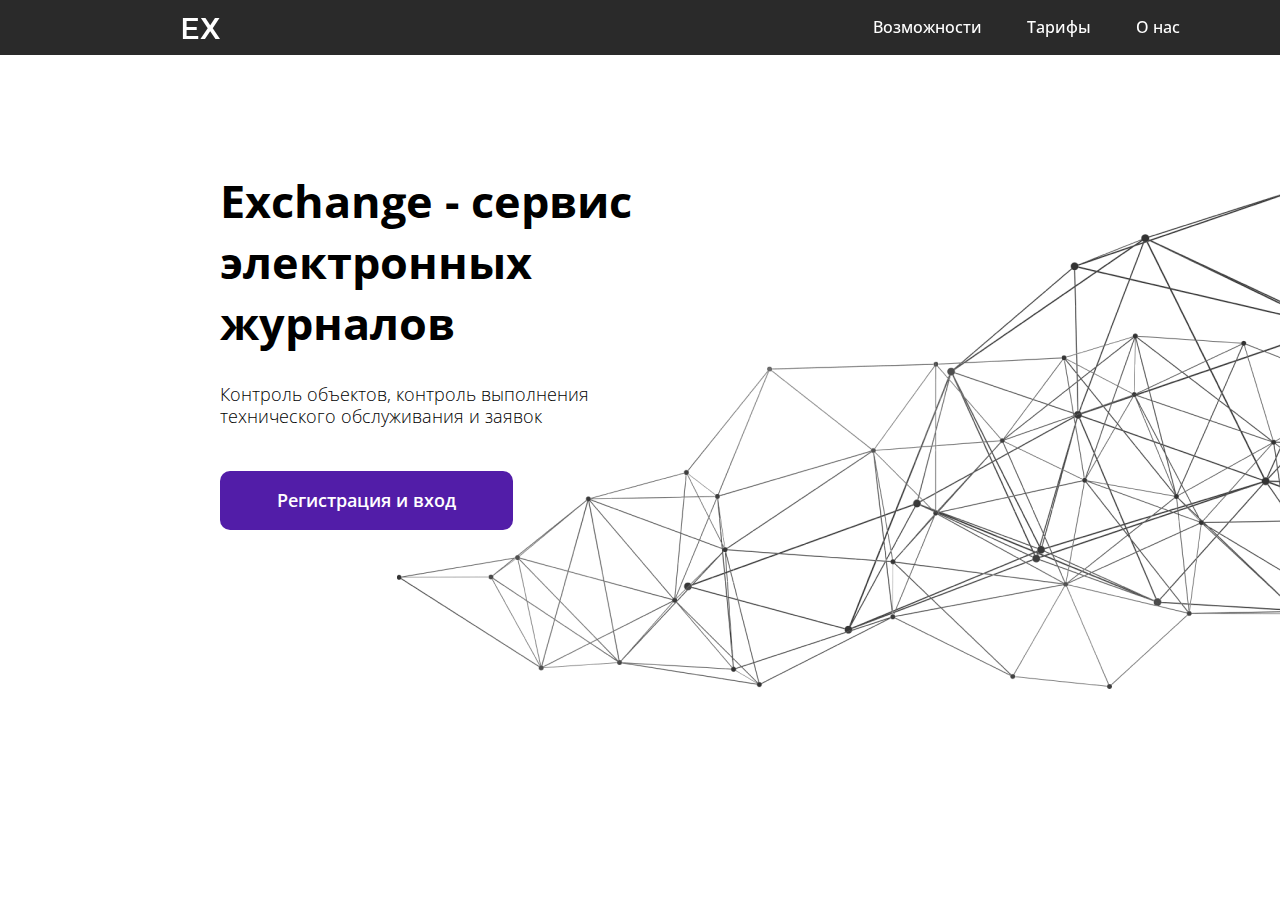
<file: welcome.html>
<!DOCTYPE html>
<html lang="ru">

<head>
    <meta charset="UTF-8">
    <meta http-equiv="X-UA-Compatible" content="IE=edge">
    <meta name="viewport" content="width=device-width, initial-scale=1.0">
    <meta name="description" content="Exchange - электронный журнал для обслуживающих организаций">
    <meta name="keywords" content="Exchange, электронный, журнал, обслуживающие, обслуживание, организации, объекты">
    <link rel="icon" type="image/x-icon" href="./img/favicon.svg">
    <title>Exchange - сервис электронных журналов</title>
    <link rel="stylesheet" href="./css/style.css">
</head>

<body>
    <header class="header__container">
        <div class="header">
            <button id="menuBtn" class="menu-btn nav-toggle" aria-label="Меню">
                <span class="bar-top"></span>
                <span class="bar-mid"></span>
                <span class="bar-bot"></span>
            </button>
            <a class="logo" href="index.html" aria-label="Главная страница">
                EX
            </a>
            <div class="header__nav">
                <ul id="navTopMenu">
                    <li>
                        <a href="#">
                            Возможности
                        </a>
                    </li>
                    <li>
                        <a href="#">
                            Тарифы
                        </a>
                    </li>
                    <li>
                        <a href="#">
                            О нас
                        </a>
                    </li>
                </ul>
            </div>
        </div>
        <div id="menuContainer" class="menu__dropdown">
        </div>
    </header>
    <main class="welcome">
        <div class="welcome__content">
            <h1>
                Exchange - сервис электронных журналов
            </h1>
            <p>
                Контроль объектов, контроль выполнения технического обслуживания и заявок
            </p>
            <button data-pointer="signup">
                Регистрация и вход
            </button>
        </div>
    </main>

    <div id="signup" class="popup">
        <div class="popup__container">
            <div class="popup__content">
                <form autocomplete="off" class="popup__form">
                    <h3>Войти или зарегистрироваться</h3>
                    <label>
                        Номер телефона
                        <input name="tel" class="make__request" minlength="2" required type="tel">
                    </label>
                    <button type="submit" class="btn">Получить код</button>
                    <p>
                        Нажимая «Получить код», вы принимаете <a href="#" target="_blank">пользовательское соглашение</a> и <a href="#" target="_blank">политику конфиденциальности</a>.
                    </p>
                    <a href="#">
                        Войти через почту
                    </a>
                </form>
            </div>
            <button class="popup__close">&#10006;</button>
        </div>
    </div>
    <script src="./js/inputmask.min.js"></script>
    <script src="./js/index.js"></script>
</body>

</html>
</file>
<file: css/style.css>
@import url('https://fonts.googleapis.com/css2?family=Open+Sans:ital,wght@0,300;0,400;0,500;0,600;0,700;0,800;1,300;1,400;1,500;1,600;1,700;1,800&display=swap');

@font-face {
    font-family: 'NATS';
    src: url('../fonts/NATS-Regular.woff') format('woff');
    font-weight: normal;
    font-style: italic;
}

html {
    line-height: 1.15;
    -webkit-text-size-adjust: 100%;
}

body {
    margin: 0;
    position: relative;
}

main {
    display: block;
}

h1 {
    font-size: 2em;
    margin: 0.67em 0;
}

hr {
    box-sizing: content-box;
    height: 0;
    overflow: visible;
}

pre {
    font-family: monospace, monospace;
    font-size: 1em;
}

a {
    background-color: transparent;
    text-decoration: none;
}

abbr[title] {
    border-bottom: none;
    text-decoration: underline;
    text-decoration: underline dotted;
}

b,
strong {
    font-weight: bolder;
}

code,
kbd,
samp {
    font-family: monospace, monospace;
    font-size: 1em;
}

small {
    font-size: 80%;
}

sub,
sup {
    font-size: 75%;
    line-height: 0;
    position: relative;
    vertical-align: baseline;
}

sub {
    bottom: -0.25em;
}

sup {
    top: -0.5em;
}

img {
    border-style: none;
}

button,
input,
optgroup,
select,
textarea {
    font-family: inherit;
    font-size: 100%;
    line-height: 1.15;
    margin: 0;
}

button,
input {
    overflow: visible;
}

button,
select {
    text-transform: none;
}


button,
[type="button"],
[type="reset"],
[type="submit"] {
    -webkit-appearance: button;
}

button::-moz-focus-inner,
[type="button"]::-moz-focus-inner,
[type="reset"]::-moz-focus-inner,
[type="submit"]::-moz-focus-inner {
    border-style: none;
    padding: 0;
}

button:-moz-focusring,
[type="button"]:-moz-focusring,
[type="reset"]:-moz-focusring,
[type="submit"]:-moz-focusring {
    outline: 1px dotted ButtonText;
}

fieldset {
    padding: 0.35em 0.75em 0.625em;
}

legend {
    box-sizing: border-box;
    color: inherit;
    display: table;
    max-width: 100%;
    padding: 0;
    white-space: normal;
}

progress {
    vertical-align: baseline;
}

textarea {
    overflow: auto;
}


[type="checkbox"],
[type="radio"] {
    box-sizing: border-box;
    padding: 0;
}

[type="number"]::-webkit-inner-spin-button,
[type="number"]::-webkit-outer-spin-button {
    height: auto;
}


[type="search"] {
    -webkit-appearance: textfield;
    outline-offset: -2px;
}


[type="search"]::-webkit-search-decoration {
    -webkit-appearance: none;
}

::-webkit-file-upload-button {
    -webkit-appearance: button;
    font: inherit;
}


details {
    display: block;
}

summary {
    display: list-item;
}

template {
    display: none;
}

[hidden] {
    display: none;
}

p {
    margin: 0;
    padding: 0;
}

ul {
    padding: 0;
    margin: 0;
}

li {
    margin: 0;
    padding: 0;
    list-style-type: none;
}

.header__container {
    background-color: #2a2a2a;
    position: fixed;
    top: 0;
    width: 100%;
    z-index: 14;
}

.header {
    margin: auto;
    display: flex;
    justify-content: space-between;
    align-items: center;
    padding: 10px 100px 10px 180px;
}

.logo {
    font-family: 'NATS', sans-serif;
    font-style: normal;
    font-weight: 400;
    font-size: 42px;
    color: #FFFFFF;
    line-height: 35px;
}

.header__nav ul {
    display: flex;
    gap: 45px;
}

.header__nav ul a {
    font-family: 'Open Sans', sans-serif;
    font-style: normal;
    font-weight: 500;
    font-size: 16px;
    color: #FFFFFF;
}

.header__nav {
    display: flex;
    gap: 145px;
    align-items: center;
}

.header__user__btn {
    border: none;
    background-color: transparent;
    font-family: 'Open Sans', sans-serif;
    font-style: normal;
    font-weight: 500;
    font-size: 16px;
    display: flex;
    align-items: center;
    color: #FFFFFF;
    gap: 10px;
    cursor: pointer;
    position: relative;
}

.header__button__rectangle {
    background-color: transparent;
    background-repeat: no-repeat;
    background-image: url(../img/header_user_rectangle.svg);
    width: 16px;
    height: 8px;
    transition: transform 0.2s ease-in-out;
}

.header__button__rectangle.active {
    transform: rotate(180deg);
    transition: transform 0.3s ease-in-out;
}

.aside__menu__link__text {
    visibility: visible;
    opacity: 1;
    width: fit-content;
    transition: 0.5s ease-in-out;
}

.aside__menu__link__text-active {
    visibility: hidden;
    opacity: 0;
    width: 0;
    transition: 0.1s ease-in-out;
}

.nobr {
    white-space: nowrap;
}

.aside__menu {
    width: 222px;
    height: 100%;
    background: #FFFFFF;
    box-shadow: 5px 10px 30px 2px rgba(1, 1, 1, 0.1);
    position: fixed;
    transition: width 0.3s ease-in-out;
    z-index: 13;
}

.aside__menu-active {
    width: 100px;
    transition: width 0.3s ease-in-out;
}

.aside__menu__button-container {
    display: flex;
    justify-content: end;
    padding-right: 7px;
}

.aside__button {
    border: none;
    background-color: transparent;
    margin-top: 43px;
    margin-bottom: 30px;
    padding: 10px;
    border-radius: 2px;
    cursor: pointer;
    transition: 0.2s ease-in-out;
}

.aside__button:hover {
    background-color: #bdbdbd;
    transition: 0.3s ease-in-out;
}

.aside__button span {
    background: #545354;
    border-radius: 1px;
    width: 20px;
    height: 2px;
    display: block;
}

.aside__button span:not(:last-child) {
    margin-bottom: 4px;
}

.aside__menu__nav li {
    min-height: 2vh;
    display: flex;
    align-items: center;
    transition: 0.2s ease-in-out;
}

.aside__menu__nav li:hover {
    background-color: #bdbdbd;
    transition: 0.2s ease-in-out;
}

.aside__menu__nav li a {
    padding: 2vh 0px 2vh 34px;
    font-family: 'Open Sans';
    font-style: normal;
    font-weight: 400;
    font-size: 15px;
    line-height: 20px;
    display: flex;
    align-items: center;
    color: #545354;
    gap: 15px;
    width: 100%;
}

.aside__menu__nav li a svg {
    flex-shrink: 0;
}

.header__user__dropdown {
    left: -20px;
    background: #FFFFFF;
    box-shadow: -2px 0px 15px 1px rgba(84, 83, 84, 0.1);
    border-radius: 5px;
    position: absolute;
    top: 27px;
    padding: 20px 30px;
    visibility: hidden;
    opacity: 0;
    transition: 0.3s ease-in-out;
}

.header__user__dropdown.active {
    visibility: visible;
    opacity: 1;
    transition: 0.3s ease-in-out;
}

.header__user__dropdown a {
    display: flex;
    align-items: center;
    gap: 12px;
    font-family: 'Open Sans', sans-serif;
    font-style: normal;
    font-weight: 400;
    font-size: 15px;
    line-height: 20px;
    color: #545354;
    transition: 0.3s ease-in-out;
}

.header__user__dropdown a:hover {
    opacity: 0.65;
    transition: 0.3s ease-in-out;
}

.header__user__dropdown a:not(:last-child) {
    margin-bottom: 14px;
}

.top__menu {
    display: none;
}

.bottom__menu {
    display: none;
}

/* Кнопка бургера начало */

.nav-toggle {
    position: relative;
    padding: 10px;
    background: transparent;
    border: 1px solid transparent;
    margin: 7px 0;
    top: 19px;
    right: -18px;
    -webkit-transform: (-50%, -50%);
    transform: translate(-50%, -50%);
    display: none;
}

.nav-toggle:focus {
    outline-width: 0;
}

.nav-toggle [class*='bar-'] {
    background: #FFFFFF;
    display: block;
    -webkit-transform: rotate(0deg);
    transform: rotate(0deg);
    -webkit-transition: .2s ease all;
    transition: .2s ease all;
    height: 3px;
    width: 36px;
    margin-bottom: 6.2px;
    -webkit-transform-origin: 10% 42%;
    transform-origin: 14% 42%;
}

.benefits__img {
    margin-bottom: 60px;
    width: 100%;
}

.nav-toggle .bar-bot {
    margin-bottom: 0;
}

.opened .bar-top {
    -webkit-transform: rotate(45deg);
    transform: rotate(45deg);
}

.opened .bar-mid {
    opacity: 0;
}

.opened .bar-bot {
    -webkit-transform: rotate(-45deg);
    transform: rotate(-45deg);
}

.menu__dropdown {
    box-sizing: border-box;
    visibility: hidden;
    position: absolute;
    width: 100%;
    top: 69px;
    background-color: #2a2a2a;
    opacity: 0;
    transition: 0.3s ease-in-out;
    padding: 20px;
}

.dropdrown__menu__separator {
    width: 100%;
    box-sizing: border-box;
    height: 1px;
    border-bottom: 1px solid #545354;
    margin-bottom: 20px;
}

.menu__dropdown a {
    font-family: 'Open Sans', sans-serif;
    font-style: normal;
    font-weight: 500;
    font-size: 16px;
    display: flex;
    align-items: center;
    color: #FFFFFF;
    margin-bottom: 20px;
}

.menu-show {
    visibility: visible;
    opacity: 1;
    transition: 0.3s ease-in-out;
}

/* Кнопка бургера конец */

/* Попапы */

.popup {
    position: fixed;
    z-index: 999999999999;
    top: 0;
    left: 0;
    right: 0;
    bottom: 0;
    opacity: 0;
    visibility: hidden;
    -webkit-transition: all 0.3s ease;
    -o-transition: all 0.3s ease;
    transition: all 0.3s ease;
    display: -webkit-box;
    display: -ms-flexbox;
    display: flex;
    -webkit-box-pack: center;
    -ms-flex-pack: center;
    justify-content: center;
    -webkit-box-align: center;
    -ms-flex-align: center;
    align-items: center;
    background: rgba(17, 24, 39, 0.5);
}

.popup.popup_opened {
    opacity: 1;
    visibility: visible;
    -webkit-transition: all 0.3s ease;
    -o-transition: all 0.3s ease;
    transition: all 0.3s ease;
}

.popup__container {
    position: relative;
    max-width: 530px;
    padding-left: 15px;
    padding-right: 15px;
}

.popup__close {
    position: absolute;
    top: 25px;
    right: 30px;
    font-size: 20px;
    font-weight: 300;
    border: none;
    color: rgb(17, 24, 39, );
    background-color: transparent;
    cursor: pointer;
    transition: 0.2s;
}

.popup__close:hover {
    color: rgba(17, 24, 39, 0.5);
    transition: 0.2s;
}

.popup__form h3 {
    font-family: 'Open Sans';
    font-style: normal;
    font-weight: 600;
    font-size: 20px;
    line-height: 27px;
    margin-bottom: 18px;
    color: #878484;
    text-align: center;
}

.popup__form label {
    font-family: 'Open Sans';
    font-style: normal;
    font-weight: 400;
    font-size: 14px;
    line-height: 19px;
    margin-bottom: 5px;
    color: #878484;
    display: flex;
    flex-direction: column;
    gap: 5px;
}

.popup__form input {
    padding: 13px;
    color: #878484;
    font-family: 'Open Sans';
    font-style: normal;
    font-weight: 400;
    font-size: 14px;
    display: flex;
    align-items: center;
    width: 100%;
    height: 40px;
    box-sizing: border-box;
    border: 1px solid #878484;
    border-radius: 5px;
    margin-bottom: 25px;
    outline: none;
}

.popup__form input:focus {
    border: 1px solid rgb(150, 150, 150);
}

.popup__form button {
    font-family: 'Open Sans';
    font-style: normal;
    font-weight: 600;
    font-size: 20px;
    line-height: 27px;
    display: flex;
    justify-content: center;
    color: #FFFFFF;
    padding: 10px;
    width: 100%;
    border: none;
    background-color: #521DA8;
    border-radius: 15px;
    cursor: pointer;
    transition: 0.3s;
    margin-bottom: 20px;
}

.popup__form button:hover {
    opacity: 0.8;
}

.form__checkbox label {
    font-family: 'Open Sans';
    font-style: normal;
    font-weight: 400;
    font-size: 13px;
    line-height: 18px;
    color: #878484;
    cursor: pointer;
    padding-left: 30px;
    user-select: none;
    position: relative;
}

.popup__form p {
    font-family: 'Open Sans';
    font-style: normal;
    font-weight: 400;
    font-size: 13px;
    line-height: 18px;
    color: #878484;
    margin-bottom: 20px;
    max-width: 375px;
    text-align: center;
}

.form__checkbox label a {
    border-bottom: 1px solid #878484;
    color: #878484;
}

.popup__test {
    background-color: white;
    padding: 30px !important;
    max-width: 600px;
    border-radius: 13px;
}

.popup__img {
    max-width: 50vw;
    max-height: 70vh;
    -o-object-fit: contain;
    object-fit: contain;
    -o-object-position: top center;
    object-position: top center;
    border-radius: 5px;
}

#photo.popup .popup__close {
    color: white;
    right: -10px;
    top: -25px;
}

.popup__form {
    background-color: #FFFFFF;
    padding: 40px 70px;
    display: flex;
    flex-direction: column;
    border-radius: 4px;
}

.popup__form a {
    text-align: center;
    font-family: 'Open Sans';
    font-style: normal;
    font-weight: 400;
    font-size: 13px;
    line-height: 18px;
    color: #521DA8;
    cursor: pointer;
}

.popup__form a:hover {
    opacity: 0.8;
    transition: 0.3s;
}

.welcome {
    background-color: transparent;
    background-repeat: no-repeat;
    background-image: url(../img/background.png);
    height: 100%;
    width: 100%;
    background-size: auto;
    background-position: right;
    display: block;
    margin: auto;
    margin-top: 170px;
    height: 100%;
    padding-bottom: 180px;
    max-width: 3840px;
}

.welcome__content {
    margin-right: 30px;
    margin-left: 220px;
    max-width: 415px;
}

.welcome__content h1 {
    font-family: 'Open Sans';
    font-style: normal;
    font-weight: 700;
    font-size: 45px;
    line-height: 61px;
    color: #000000;
}

.welcome__content p {
    font-family: 'Open Sans';
    font-style: normal;
    font-weight: 300;
    font-size: 18px;
    line-height: 22px;
    color: #000000;
    margin-bottom: 44px;
}

.welcome__content button {
    font-family: 'Open Sans';
    font-style: normal;
    font-weight: 600;
    font-size: 18px;
    line-height: 25px;
    color: #FFFFFF;
    padding: 17px 57px;
    background: #521DA8;
    border-radius: 10px;
    border: none;
    cursor: pointer;
    transition: 0.3s;
    box-sizing: border-box;
}

.welcome__content button:hover {
    opacity: 0.9;
}

.form__checkbox {
    position: relative;
    display: flex;
    align-items: center;
    margin-bottom: 30px;
}

.form__checkbox input {
    display: none;
}

.form__checkbox input+span {
    width: 20px;
    height: 20px;
    position: absolute;
    left: 0;
    border: 1px solid #918E97;
    border-radius: 2px;
    text-align: center;
}

.form__checkbox input+span:before {
    position: absolute;
    top: 0px;
    left: 0px;
    right: 0;
    bottom: 0;
    margin: auto;
    opacity: 0;
    transition: opacity .2s ease-in-out;
    content: '';
    background-repeat: no-repeat;
    background-size: contain;
    background-color: #521DA8;
    height: 100%;
    width: 100%;
}

.form__checkbox input:checked+span:before {
    opacity: 1;
}

.main__content {
    margin-top: 50px;
    margin-left: 280px;
    margin-right: 100px;
    transition: 0.4s ease-in-out;
    position: relative;
}

.left__menu-active {
    margin-left: 160px;
    transition: 0.4s ease-in-out;
}

.main__form__container {
    position: fixed;
    padding-top: 40px;
    padding-bottom: 30px;
    z-index: 12;
    background-color: #FFFFFF;
    width: 100%;
    left: 0;
}

.main__form {
    max-width: 1150px;
    display: grid;
    grid-template-columns: 1fr 1.5fr;
    gap: 30px;
    align-items: center;
    padding-left: 160px;
    padding-right: 100px;
}

.main__search__btn {
    background-color: transparent;
    border: none;
    cursor: pointer;
    display: flex;
    transition: 0.3s;
}

.main__search__btn:hover {
    opacity: 0.7;
    transition: 0.3s;
}

.main__search__container {
    border: 0.5px solid #918E97;
    border-radius: 5px;
    display: flex;
    justify-content: space-between;
    align-items: center;
    height: 30px;
}

.main__search__container input {
    border: none;
    height: 100%;
    box-sizing: border-box;
    border-radius: 5px;
    width: 100%;
    outline: none;
    font-family: 'Open Sans';
    font-style: normal;
    font-weight: 400;
    font-size: 14px;
    line-height: 19px;
    padding-left: 15px;
}

.main__search__container input::placeholder {
    font-family: 'Open Sans';
    font-style: normal;
    font-weight: 400;
    font-size: 14px;
}

.main__sort__container {
    display: flex;
    gap: 30px;
    justify-content: space-between;
}

.main__sort__container button {
    border-radius: 5px;
    font-family: 'Open Sans';
    font-style: normal;
    font-weight: 600;
    font-size: 14px;
    line-height: 14px;
    color: #FFFFFF;
    border: none;
    cursor: pointer;
    transition: 0.3s;
    white-space: nowrap;
}

.main__sort__container button:hover {
    opacity: 0.8;
    transition: 0.3s;
}

.main__sort__add {
    background-color: #521DA8;
    padding: 9px 15px;
    display: flex;
    align-items: center;
    gap: 7px;
}

.main__sort__passed {
    background-color: #521DA8;
    padding: 9px 22px;
    display: flex;
    align-items: center;
    gap: 7px;
}

.main__sort__more {
    padding: 9px 33px;
    background-color: #521DA8;
}

.main__sort__nopassed {
    background-color: #918E97;
    padding: 9px 18px;
}

.main__list {
    overflow-y: auto;
    padding-top: 104px;
}

.main__item {
    display: block;
    padding: 14px 30px;
    margin-bottom: 8px;
    display: flex;
    justify-content: space-between;
    background-color: #F4F5F8;
    border-radius: 5px;
    font-family: 'Open Sans';
    font-style: normal;
    font-weight: 400;
    font-size: 14px;
    line-height: 19px;
    color: #545354;
    transition: 0.3s;
}

.main__item-passed {
    background-color: #EDE6F9;
}

.main__item:hover {
    opacity: 0.7;
    transition: 0.3s;
}

@media(max-width: 1250px) {
    .main__form {
        grid-template-columns: 1fr;
    }
}

@media(max-width: 1150px) {
    .welcome {
        background-position: 297px bottom;
    }
}

@media(max-width: 1000px) {

    .main__content {
        margin-left: 20px;
        margin-right: 20px;
    }

    .header {
        padding: 10px 15px;
    }

    .welcome {
        background-color: transparent;
        background-repeat: no-repeat;
        background-image: url(../img/background_mobile.png);
        height: 100%;
        width: 100%;
        background-size: auto;
        background-position: right bottom;
        margin-top: 100px;
    }

    .welcome__content {
        margin: auto;
    }

    .header__container {
        height: 70px;
    }

    .menu__dropdown a svg {
        display: none;
    }

    .top__menu {
        position: fixed;
        display: block;
        border-bottom: 0.5px solid rgba(84, 83, 84, 0.2);
        padding: 11px 44px 8px 44px;
        justify-content: space-between;
        margin-top: 20px;
        z-index: 13;
        width: 100%;
        background-color: #FFFFFF;
        box-sizing: border-box;
    }

    .bottom__menu {
        display: block;
        border-top: 0.5px solid rgba(84, 83, 84, 0.2);
        border-bottom: none;
        position: fixed;
        bottom: 0;
        width: 100%;
        box-sizing: border-box;
        background-color: #FFFFFF;
        z-index: 12;
    }

    .top__menu ul {
        display: flex;
        justify-content: space-between;
    }

    .top__menu ul li a {
        display: flex;
        flex-direction: column;
        align-items: center;
        font-family: 'Open Sans';
        font-style: normal;
        font-weight: 400;
        font-size: 14px;
        line-height: 20px;
        color: #545354;
    }

    .menu-btn {
        display: block;
    }

    .aside__menu {
        display: none;
    }

    .header__nav {
        display: none;
    }

    .logo {
        display: none;
    }

    .header__user__btn span {
        display: none;
    }
}

@media(max-width: 768px) {

    .welcome__content {
        padding-left: 15px;
        padding-right: 15px;
    }

    .welcome__content h1 {
        font-size: 40px;
        line-height: 45px;
    }
}

@media(max-width:500px) {

    .popup__form {
        padding: 40px;
    }

    .top__menu {
        padding: 11px 15px 8px 15px;
    }

    .welcome__content {
        max-width: 100%;
    }

    .welcome__content button {
        width: 100%;
        padding: 12px;
    }
}

@media(max-width:425px) {
    .top__menu ul li a svg {
        width: 20px;
        height: 20px;
    }
}

@media(max-width: 340px) {
    .top__menu ul li a {
        font-size: 12px;
    }
}
</file>
